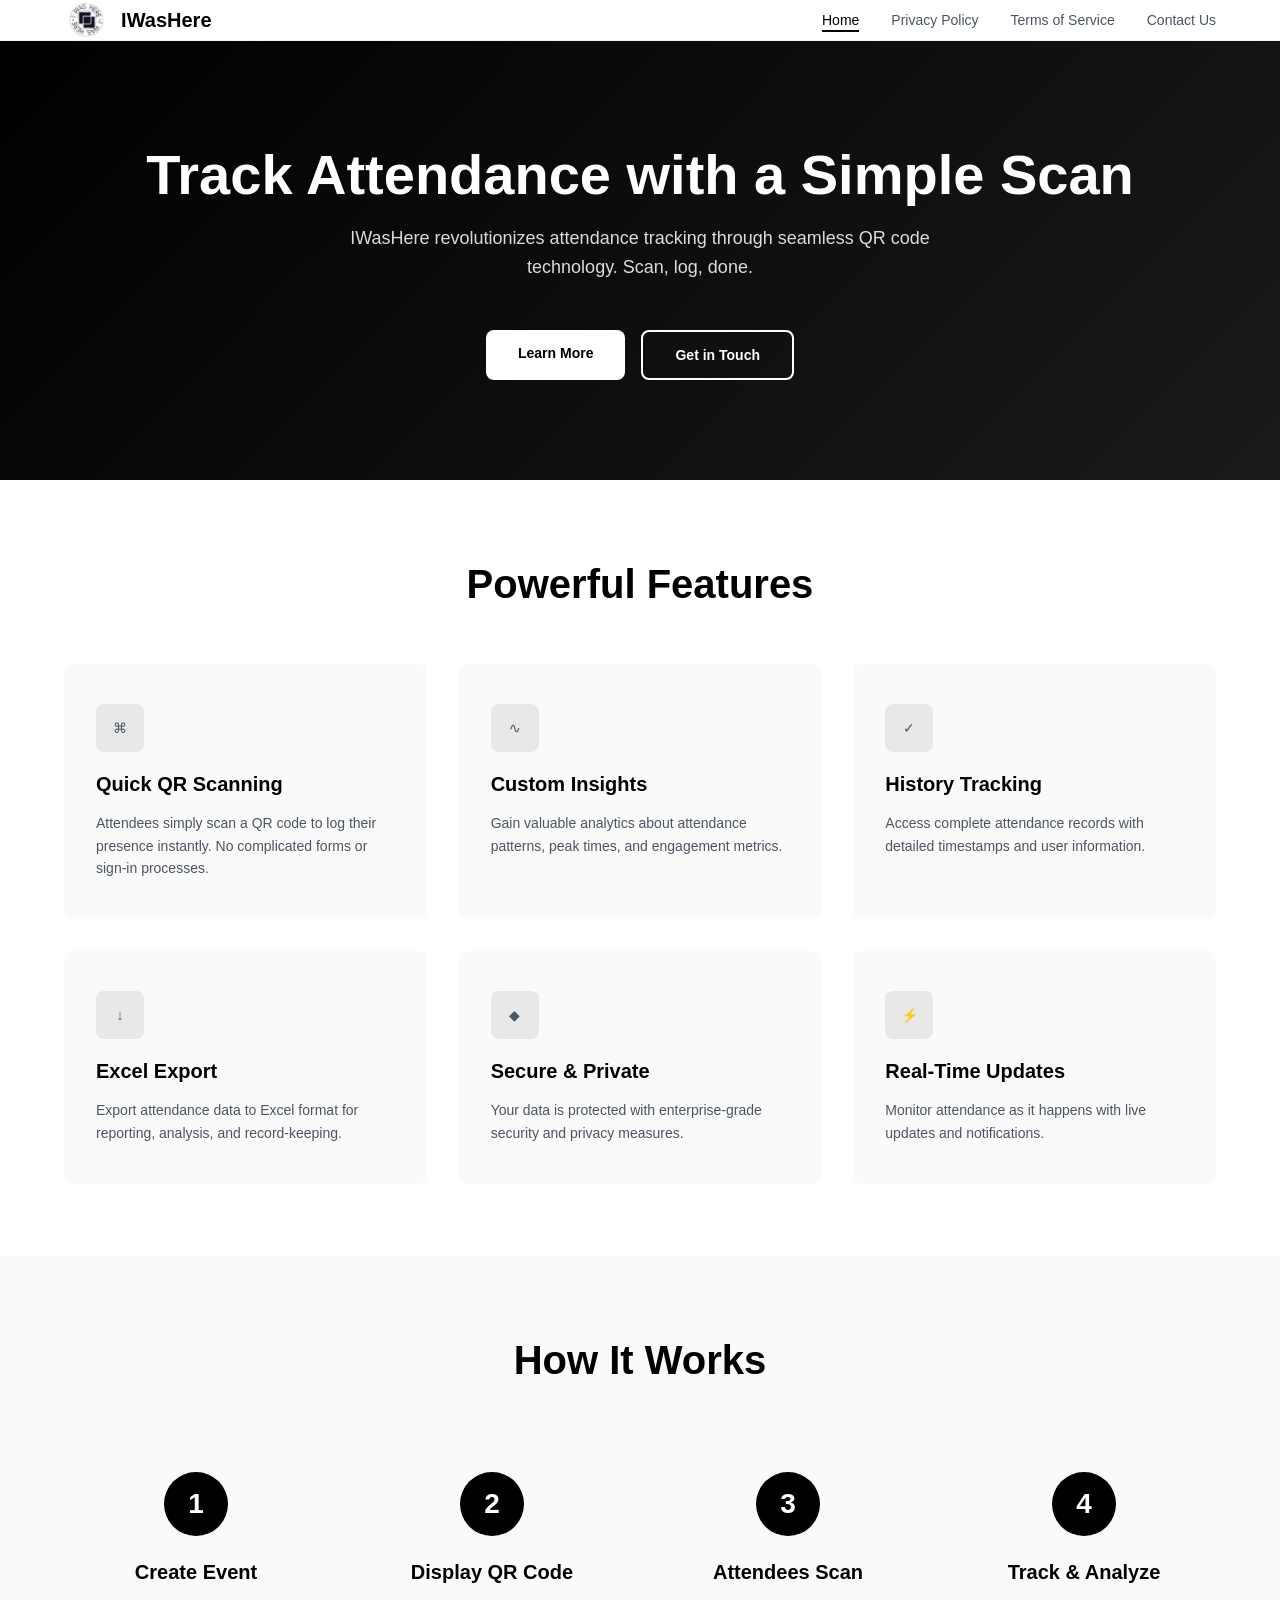
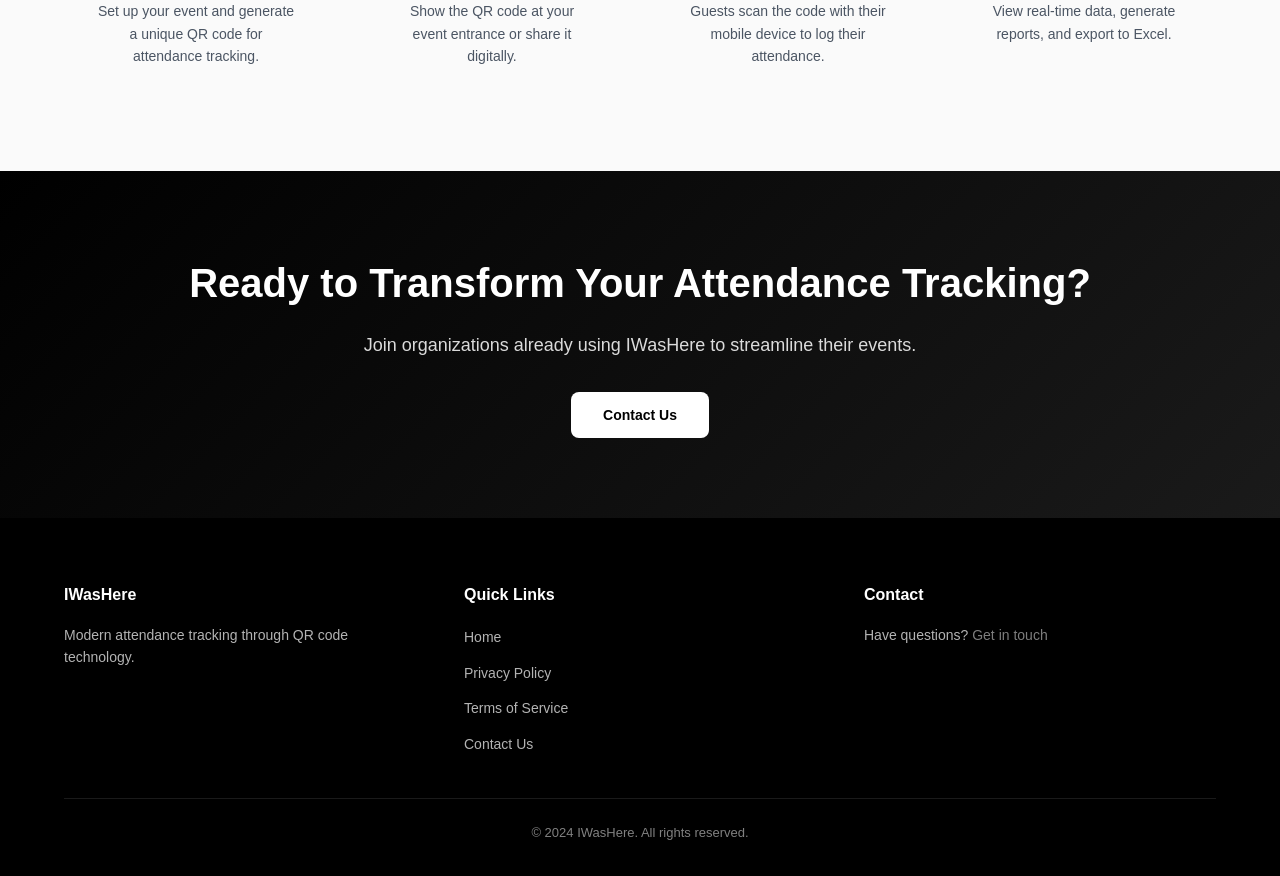
<file: index.html>
<!DOCTYPE html>
<html lang="en">
<head>
    <meta charset="UTF-8">
    <meta name="viewport" content="width=device-width, initial-scale=1.0">
    <title>IWasHere - QR Code Attendance Tracking</title>
    <link rel="stylesheet" href="app.css">
</head>
<body>
    <header>
        <nav class="container">
            <div class="logo">
                <img src="public/iwashere_logo_transparent.png" alt="IWasHere Logo" style="height: 40px;">
                <span class="brand-name">IWasHere</span>
            </div>
            <ul class="nav-links">
                <li><a href="index.html" class="active">Home</a></li>
                <li><a href="privacy.html">Privacy Policy</a></li>
                <li><a href="terms.html">Terms of Service</a></li>
                <li><a href="contact.html">Contact Us</a></li>
            </ul>
        </nav>
    </header>

    <main>
        <section class="hero">
            <div class="container">
                <h1>Track Attendance with a Simple Scan</h1>
                <p class="hero-subtitle">IWasHere revolutionizes attendance tracking through seamless QR code technology. Scan, log, done.</p>
                <div class="cta-buttons">
                    <a href="#features" class="btn btn-primary">Learn More</a>
                    <a href="contact.html" class="btn btn-secondary">Get in Touch</a>
                </div>
            </div>
        </section>

        <section id="features" class="features">
            <div class="container">
                <h2>Powerful Features</h2>
                <div class="features-grid">
                    <div class="feature-card">
                        <div class="feature-icon">⌘</div>
                        <h3>Quick QR Scanning</h3>
                        <p>Attendees simply scan a QR code to log their presence instantly. No complicated forms or sign-in processes.</p>
                    </div>
                    <div class="feature-card">
                        <div class="feature-icon">∿</div>
                        <h3>Custom Insights</h3>
                        <p>Gain valuable analytics about attendance patterns, peak times, and engagement metrics.</p>
                    </div>
                    <div class="feature-card">
                        <div class="feature-icon">✓</div>
                        <h3>History Tracking</h3>
                        <p>Access complete attendance records with detailed timestamps and user information.</p>
                    </div>
                    <div class="feature-card">
                        <div class="feature-icon">↓</div>
                        <h3>Excel Export</h3>
                        <p>Export attendance data to Excel format for reporting, analysis, and record-keeping.</p>
                    </div>
                    <div class="feature-card">
                        <div class="feature-icon">◆</div>
                        <h3>Secure & Private</h3>
                        <p>Your data is protected with enterprise-grade security and privacy measures.</p>
                    </div>
                    <div class="feature-card">
                        <div class="feature-icon">⚡</div>
                        <h3>Real-Time Updates</h3>
                        <p>Monitor attendance as it happens with live updates and notifications.</p>
                    </div>
                </div>
            </div>
        </section>

        <section class="how-it-works">
            <div class="container">
                <h2>How It Works</h2>
                <div class="steps">
                    <div class="step">
                        <div class="step-number">1</div>
                        <h3>Create Event</h3>
                        <p>Set up your event and generate a unique QR code for attendance tracking.</p>
                    </div>
                    <div class="step">
                        <div class="step-number">2</div>
                        <h3>Display QR Code</h3>
                        <p>Show the QR code at your event entrance or share it digitally.</p>
                    </div>
                    <div class="step">
                        <div class="step-number">3</div>
                        <h3>Attendees Scan</h3>
                        <p>Guests scan the code with their mobile device to log their attendance.</p>
                    </div>
                    <div class="step">
                        <div class="step-number">4</div>
                        <h3>Track & Analyze</h3>
                        <p>View real-time data, generate reports, and export to Excel.</p>
                    </div>
                </div>
            </div>
        </section>

        <section class="cta-section">
            <div class="container">
                <h2>Ready to Transform Your Attendance Tracking?</h2>
                <p>Join organizations already using IWasHere to streamline their events.</p>
                <a href="contact.html" class="btn btn-primary">Contact Us</a>
            </div>
        </section>
    </main>

    <footer>
        <div class="container">
            <div class="footer-content">
                <div class="footer-section">
                    <h4>IWasHere</h4>
                    <p>Modern attendance tracking through QR code technology.</p>
                </div>
                <div class="footer-section">
                    <h4>Quick Links</h4>
                    <ul>
                        <li><a href="index.html">Home</a></li>
                        <li><a href="privacy.html">Privacy Policy</a></li>
                        <li><a href="terms.html">Terms of Service</a></li>
                        <li><a href="contact.html">Contact Us</a></li>
                    </ul>
                </div>
                <div class="footer-section">
                    <h4>Contact</h4>
                    <p>Have questions? <a href="contact.html">Get in touch</a></p>
                </div>
            </div>
            <div class="footer-bottom">
                <p>&copy; 2024 IWasHere. All rights reserved.</p>
            </div>
        </div>
    </footer>
</body>
</html>
</file>
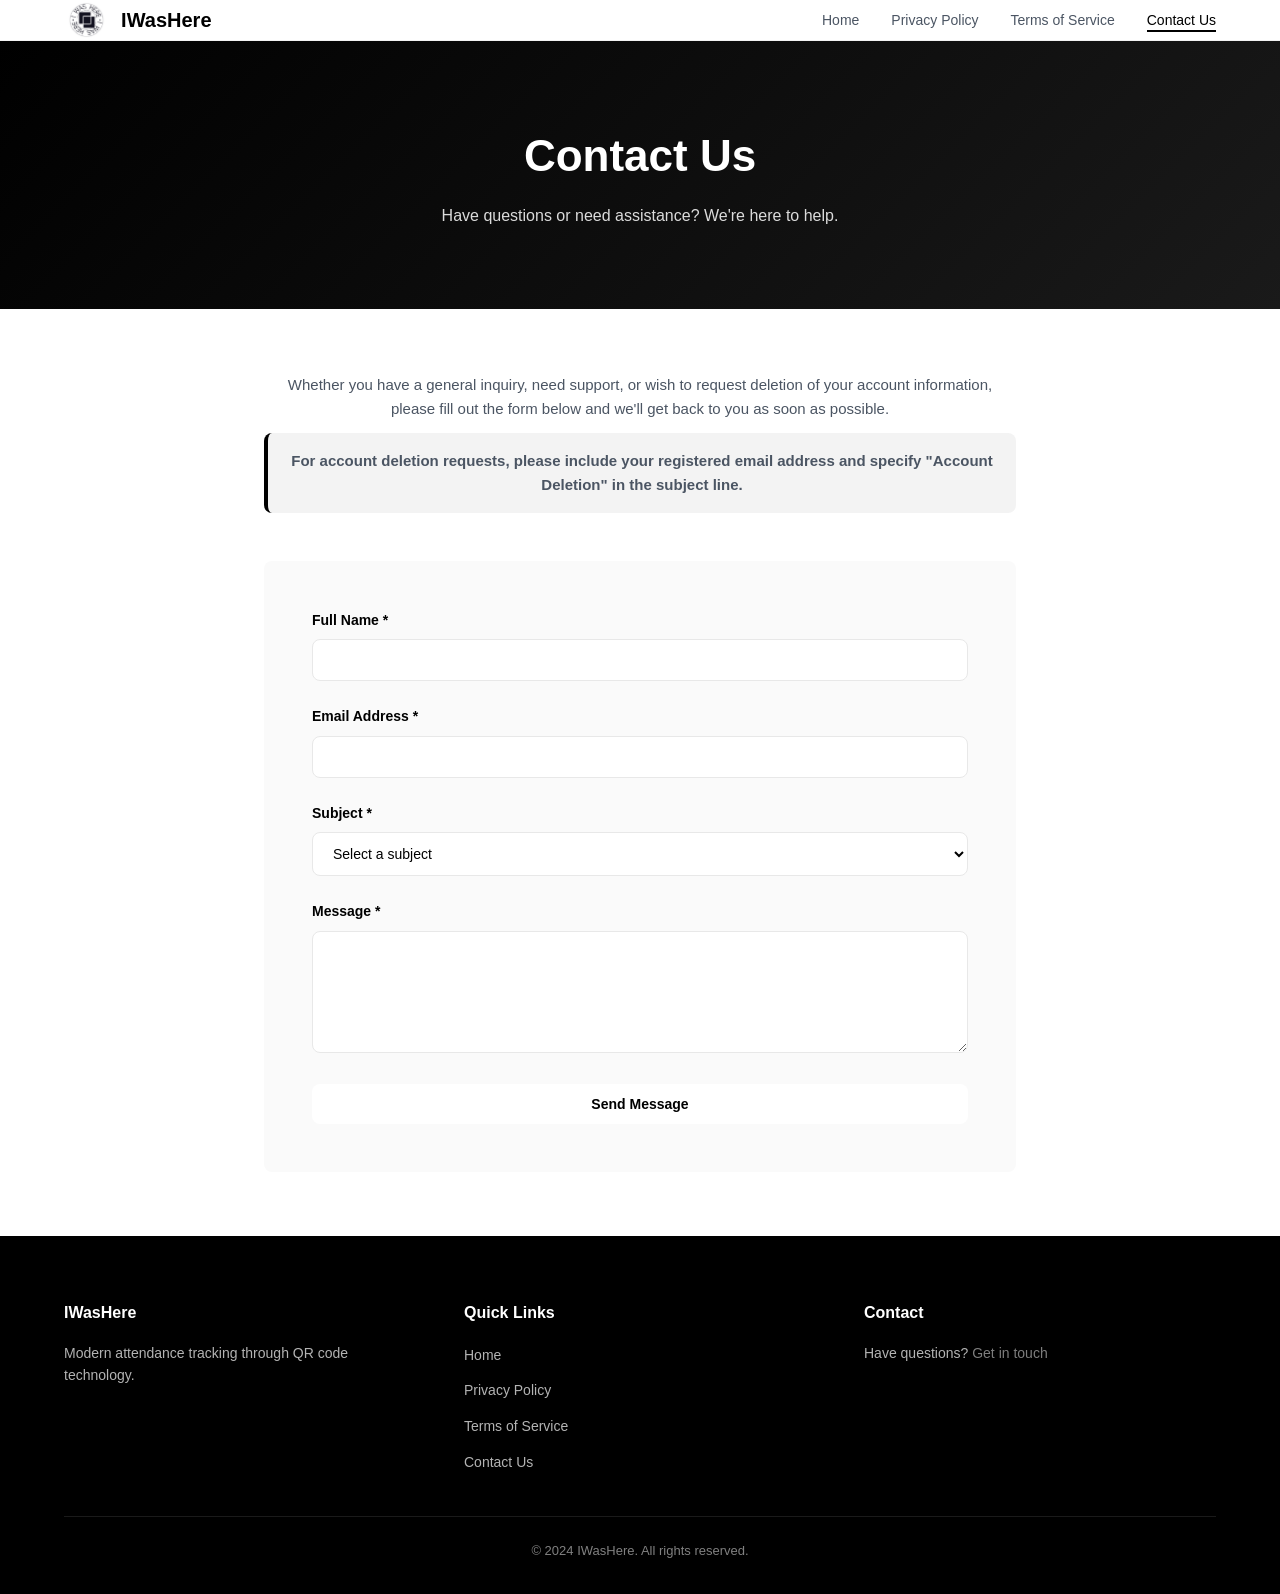
<file: contact.html>
<!DOCTYPE html>
<html lang="en">
<head>
    <meta charset="UTF-8">
    <meta name="viewport" content="width=device-width, initial-scale=1.0">
    <title>Contact Us - IWasHere</title>
    <link rel="stylesheet" href="app.css">
</head>
<body>
    <header>
        <nav class="container">
            <div class="logo">
                <img src="public/iwashere_logo_transparent.png" alt="IWasHere Logo" style="height: 40px;">
                <span class="brand-name">IWasHere</span>
            </div>
            <ul class="nav-links">
                <li><a href="index.html">Home</a></li>
                <li><a href="privacy.html">Privacy Policy</a></li>
                <li><a href="terms.html">Terms of Service</a></li>
                <li><a href="contact.html" class="active">Contact Us</a></li>
            </ul>
        </nav>
    </header>

    <main>
        <section class="page-header">
            <div class="container">
                <h1>Contact Us</h1>
                <p>Have questions or need assistance? We're here to help.</p>
            </div>
        </section>

        <section class="content-section">
            <div class="container content-narrow">
                <div class="contact-intro">
                    <p>Whether you have a general inquiry, need support, or wish to request deletion of your account information, please fill out the form below and we'll get back to you as soon as possible.</p>
                    <p class="contact-note">For account deletion requests, please include your registered email address and specify "Account Deletion" in the subject line.</p>
                </div>

                <form id="contactForm" class="contact-form">
                    <div class="form-group">
                        <label for="name">Full Name <span class="required">*</span></label>
                        <input type="text" id="name" name="name" required>
                    </div>

                    <div class="form-group">
                        <label for="email">Email Address <span class="required">*</span></label>
                        <input type="email" id="email" name="email" required>
                    </div>

                    <div class="form-group">
                        <label for="subject">Subject <span class="required">*</span></label>
                        <select id="subject" name="subject" required>
                            <option value="">Select a subject</option>
                            <option value="general">General Inquiry</option>
                            <option value="support">Technical Support</option>
                            <option value="account">Account Deletion Request</option>
                            <option value="billing">Billing Question</option>
                            <option value="feedback">Feedback</option>
                            <option value="other">Other</option>
                        </select>
                    </div>

                    <div class="form-group">
                        <label for="message">Message <span class="required">*</span></label>
                        <textarea id="message" name="message" rows="6" required></textarea>
                    </div>

                    <button type="submit" class="btn btn-primary">Send Message</button>
                </form>

                <div id="formMessage" class="form-message" style="display: none;"></div>
            </div>
        </section>
    </main>

    <footer>
        <div class="container">
            <div class="footer-content">
                <div class="footer-section">
                    <h4>IWasHere</h4>
                    <p>Modern attendance tracking through QR code technology.</p>
                </div>
                <div class="footer-section">
                    <h4>Quick Links</h4>
                    <ul>
                        <li><a href="index.html">Home</a></li>
                        <li><a href="privacy.html">Privacy Policy</a></li>
                        <li><a href="terms.html">Terms of Service</a></li>
                        <li><a href="contact.html">Contact Us</a></li>
                    </ul>
                </div>
                <div class="footer-section">
                    <h4>Contact</h4>
                    <p>Have questions? <a href="contact.html">Get in touch</a></p>
                </div>
            </div>
            <div class="footer-bottom">
                <p>&copy; 2024 IWasHere. All rights reserved.</p>
            </div>
        </div>
    </footer>

    <script src="contact.js"></script>
</body>
</html>
</file>
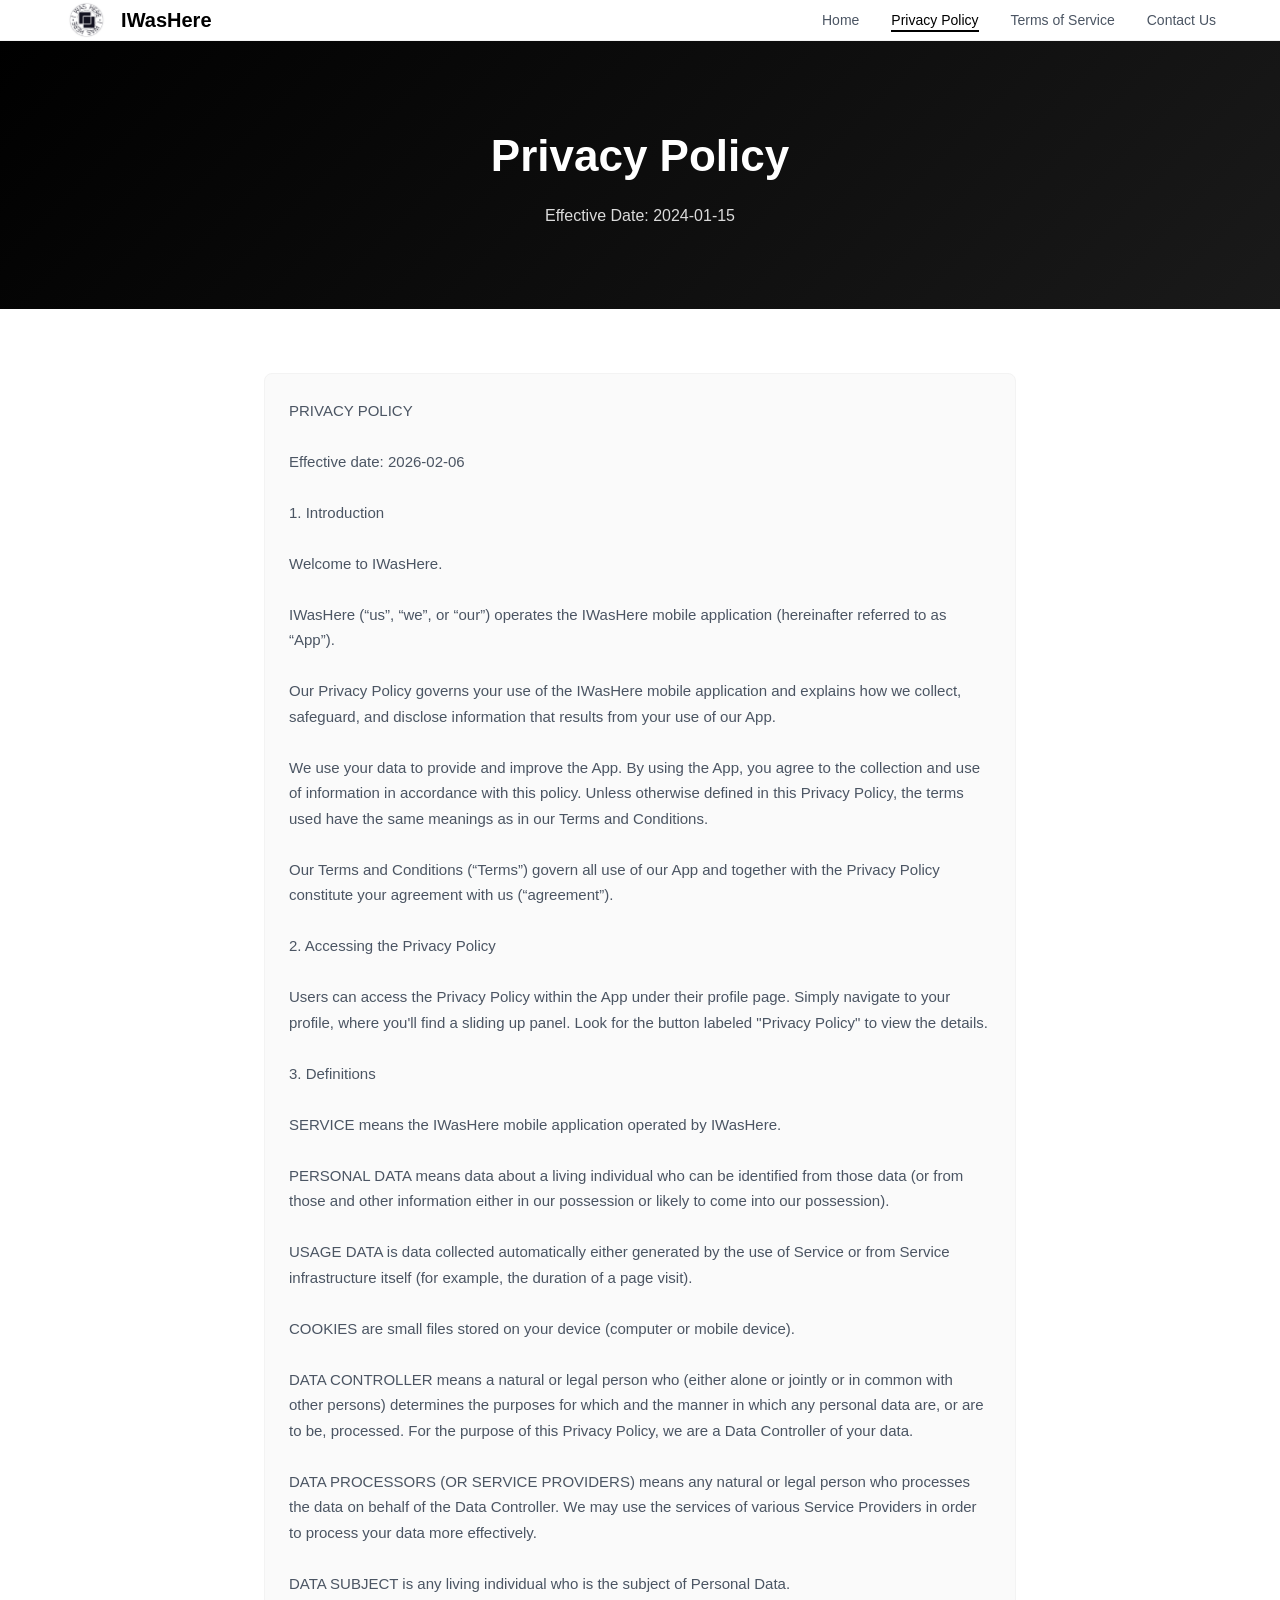
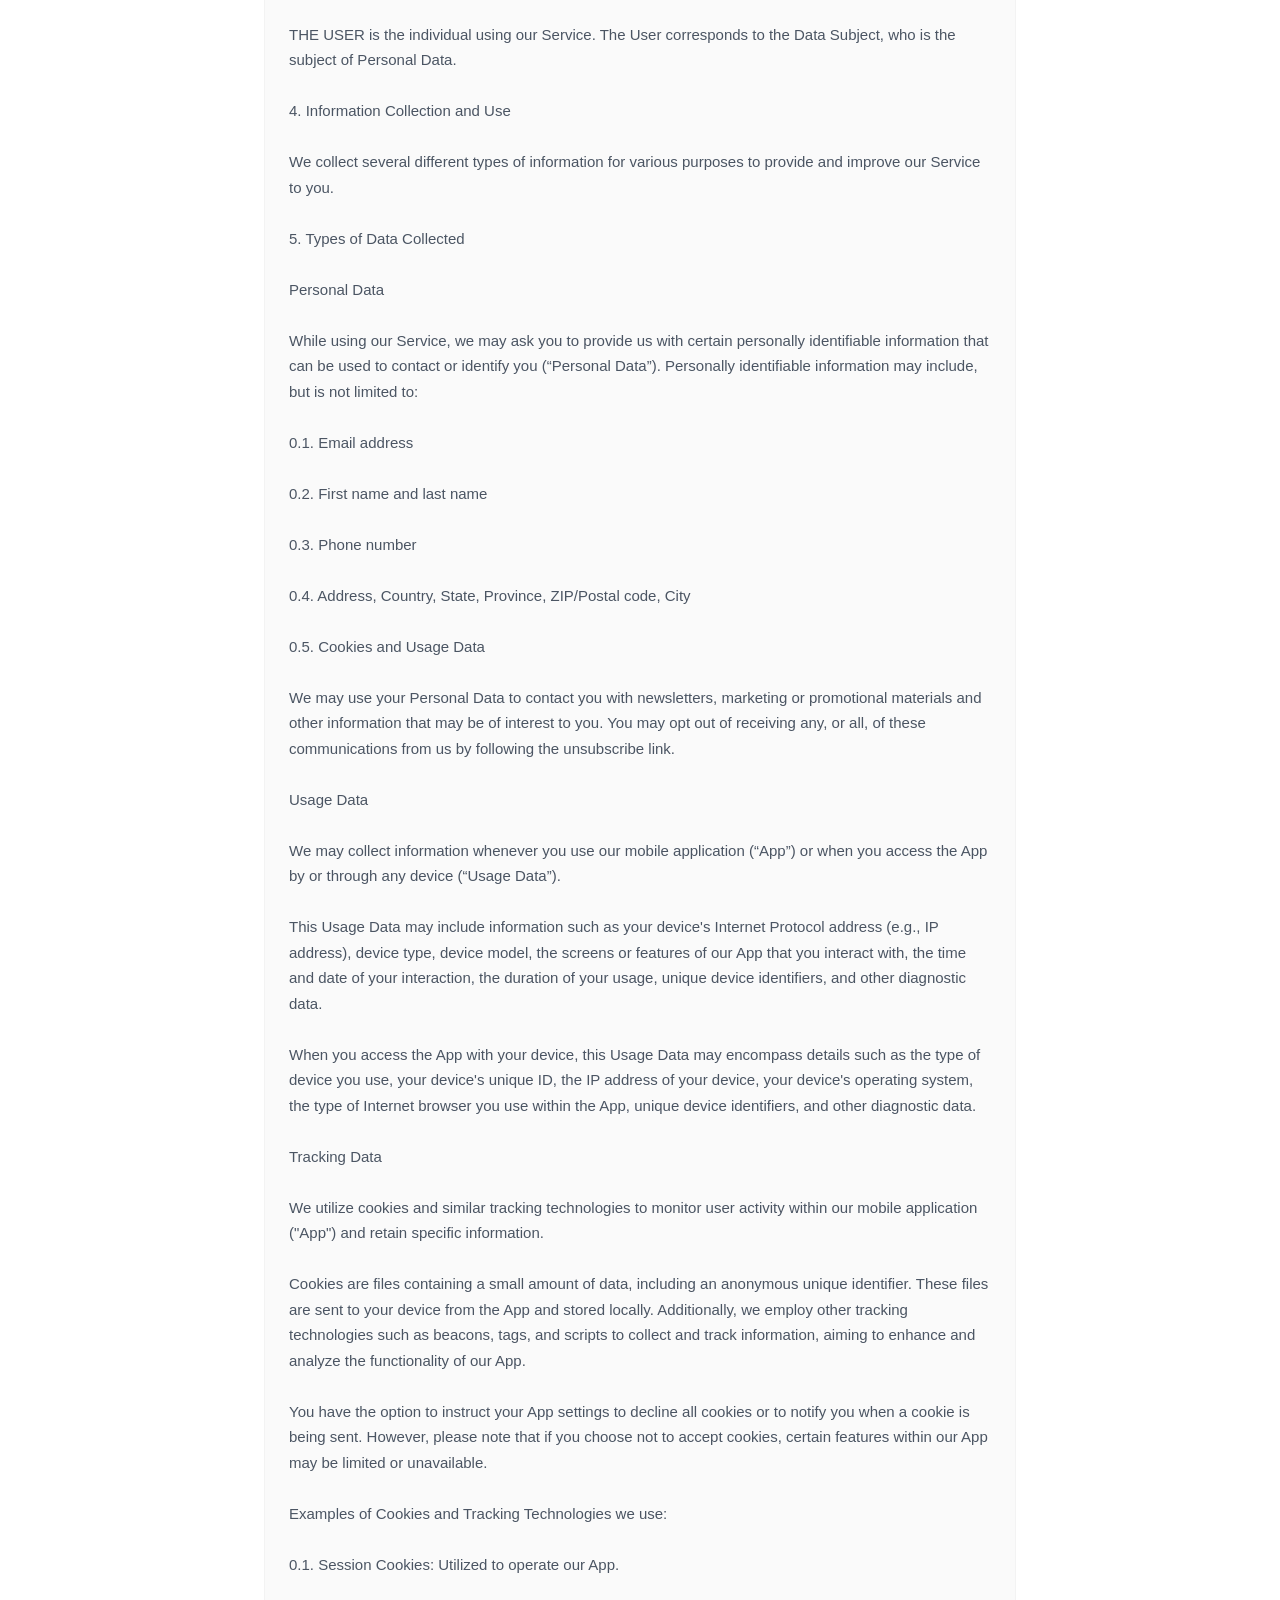
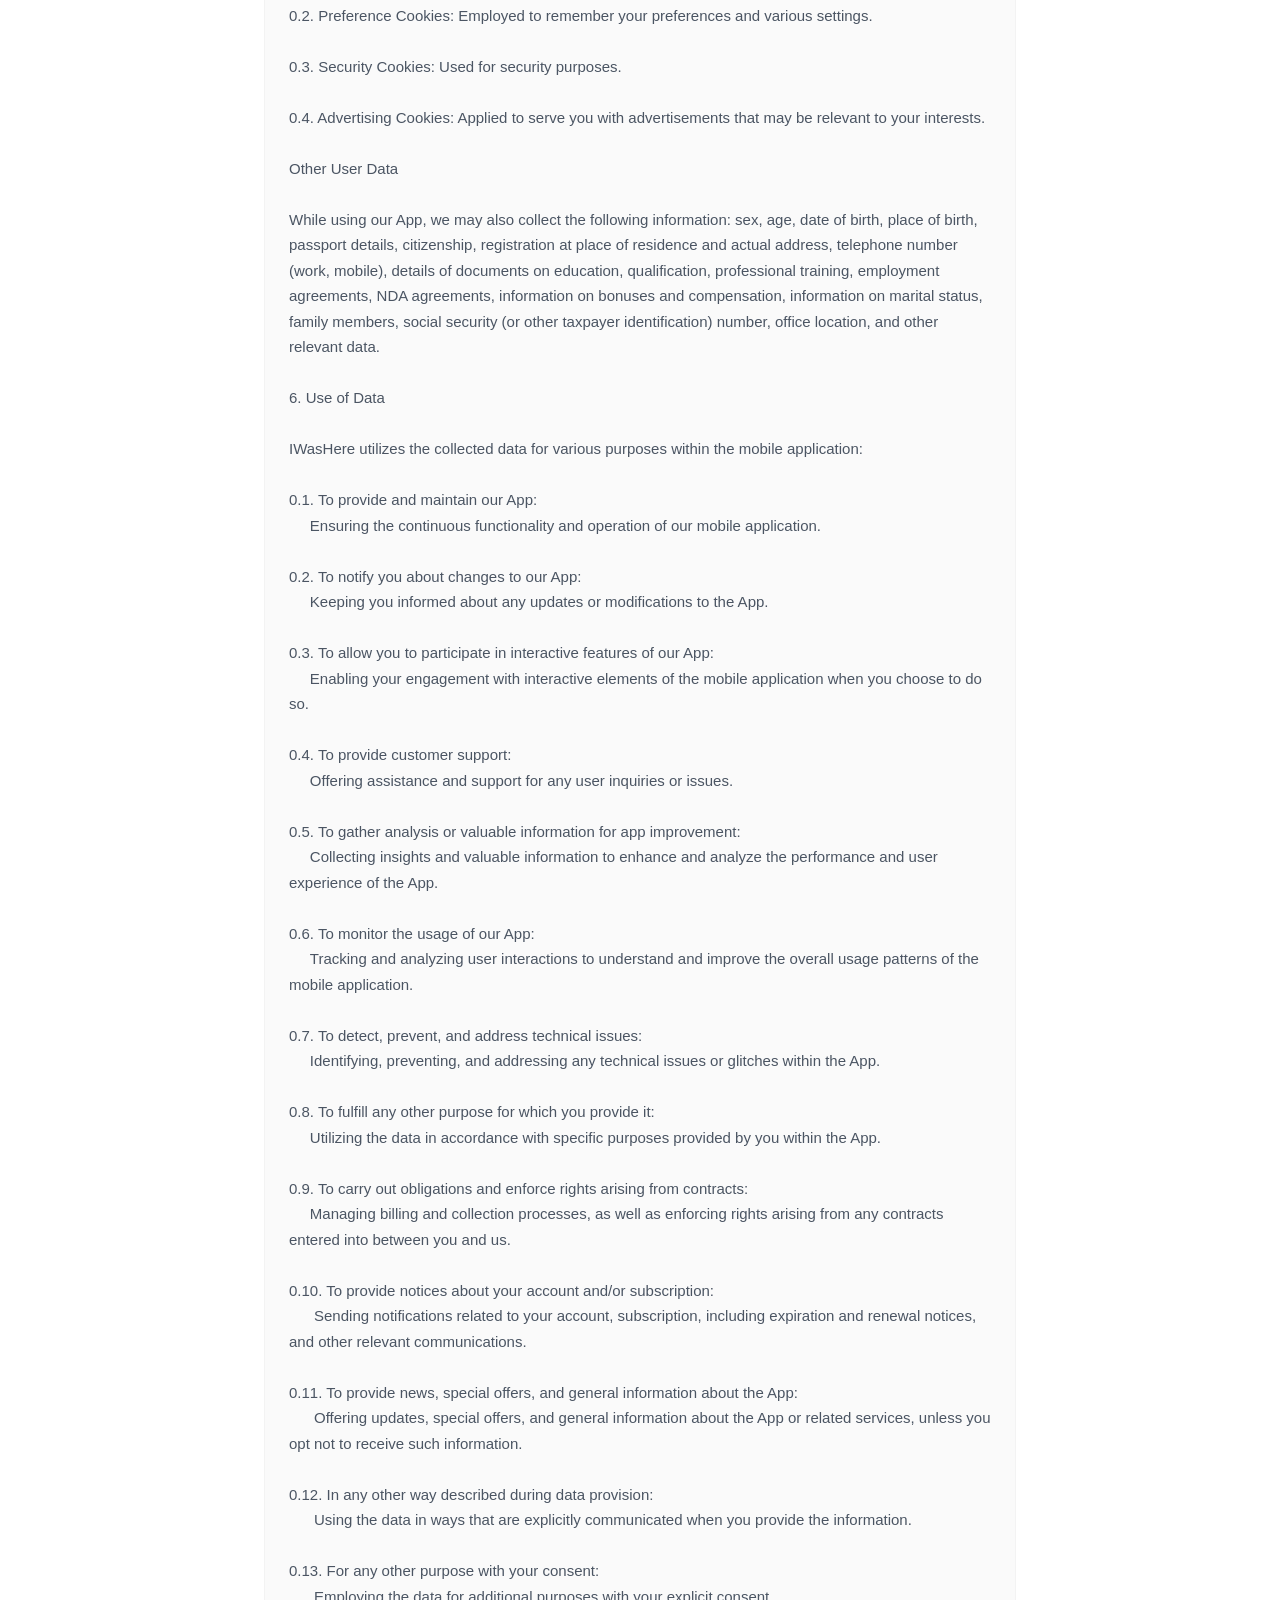
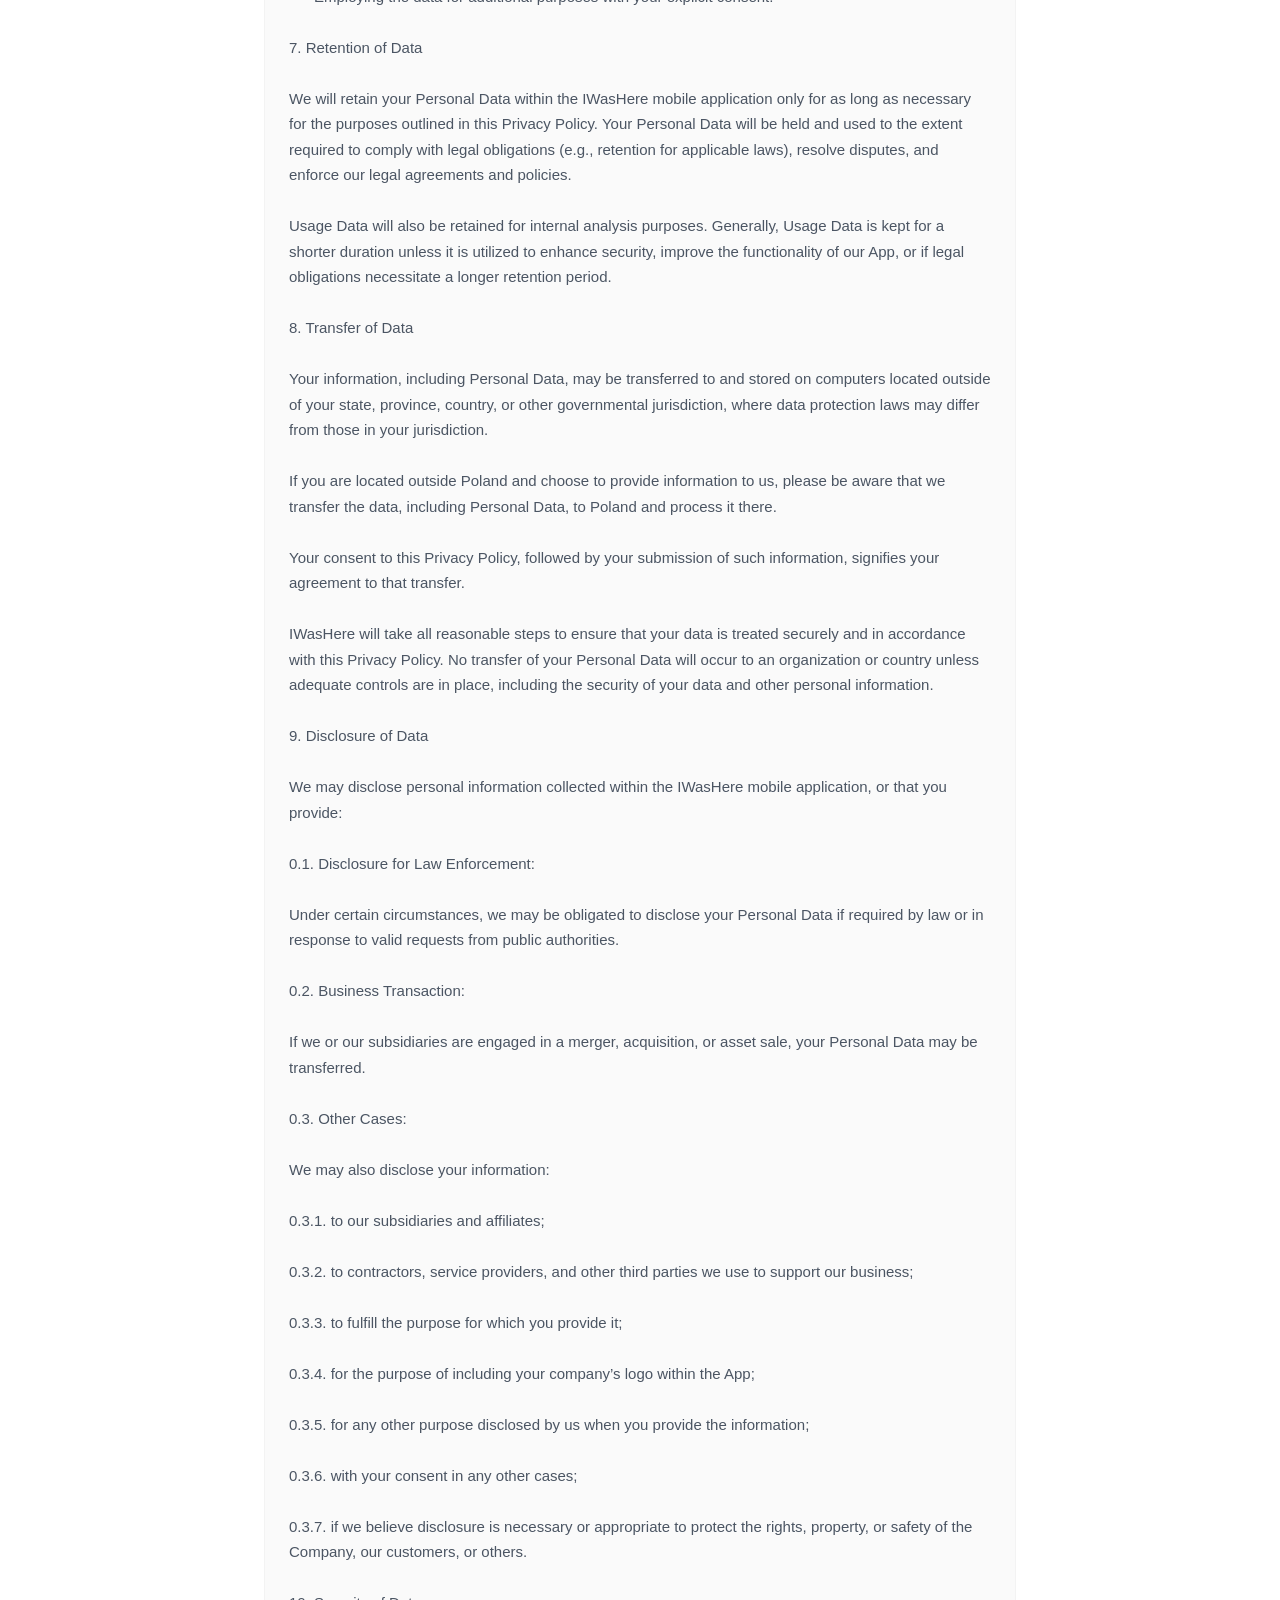
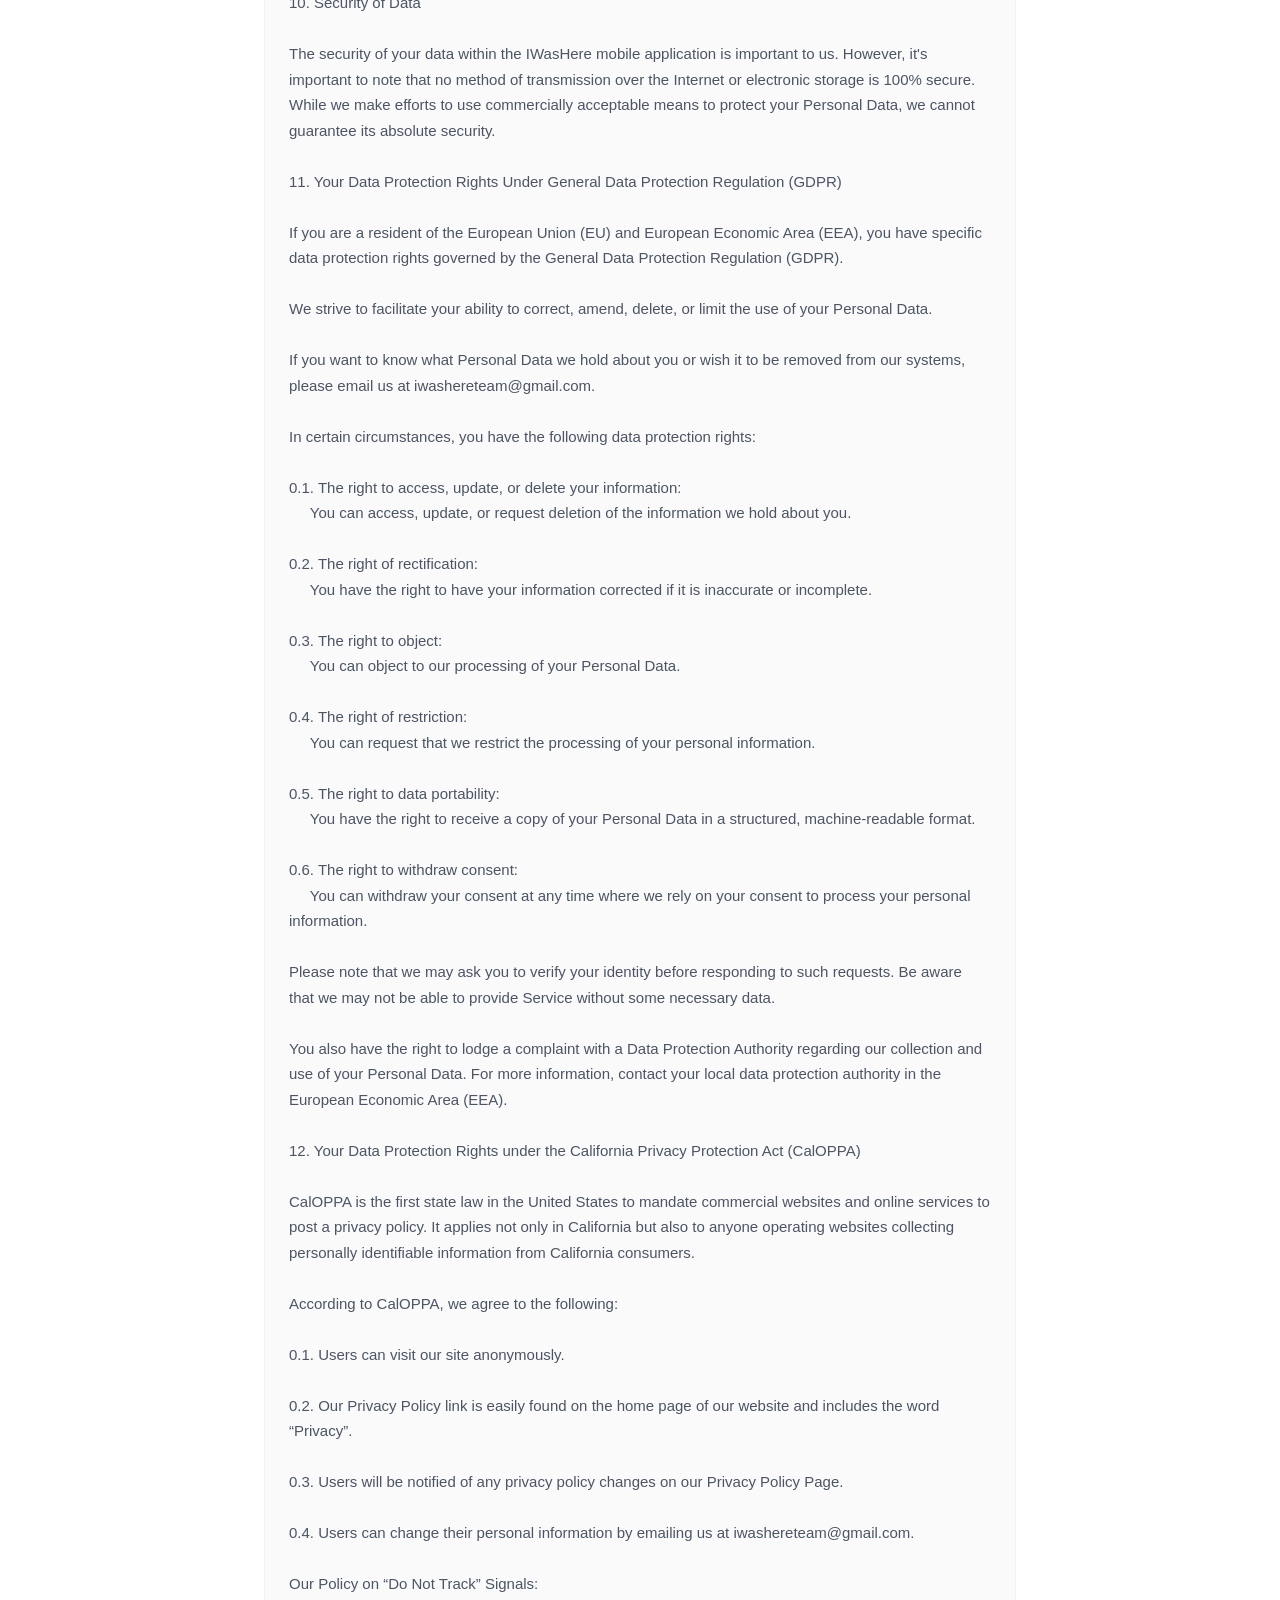
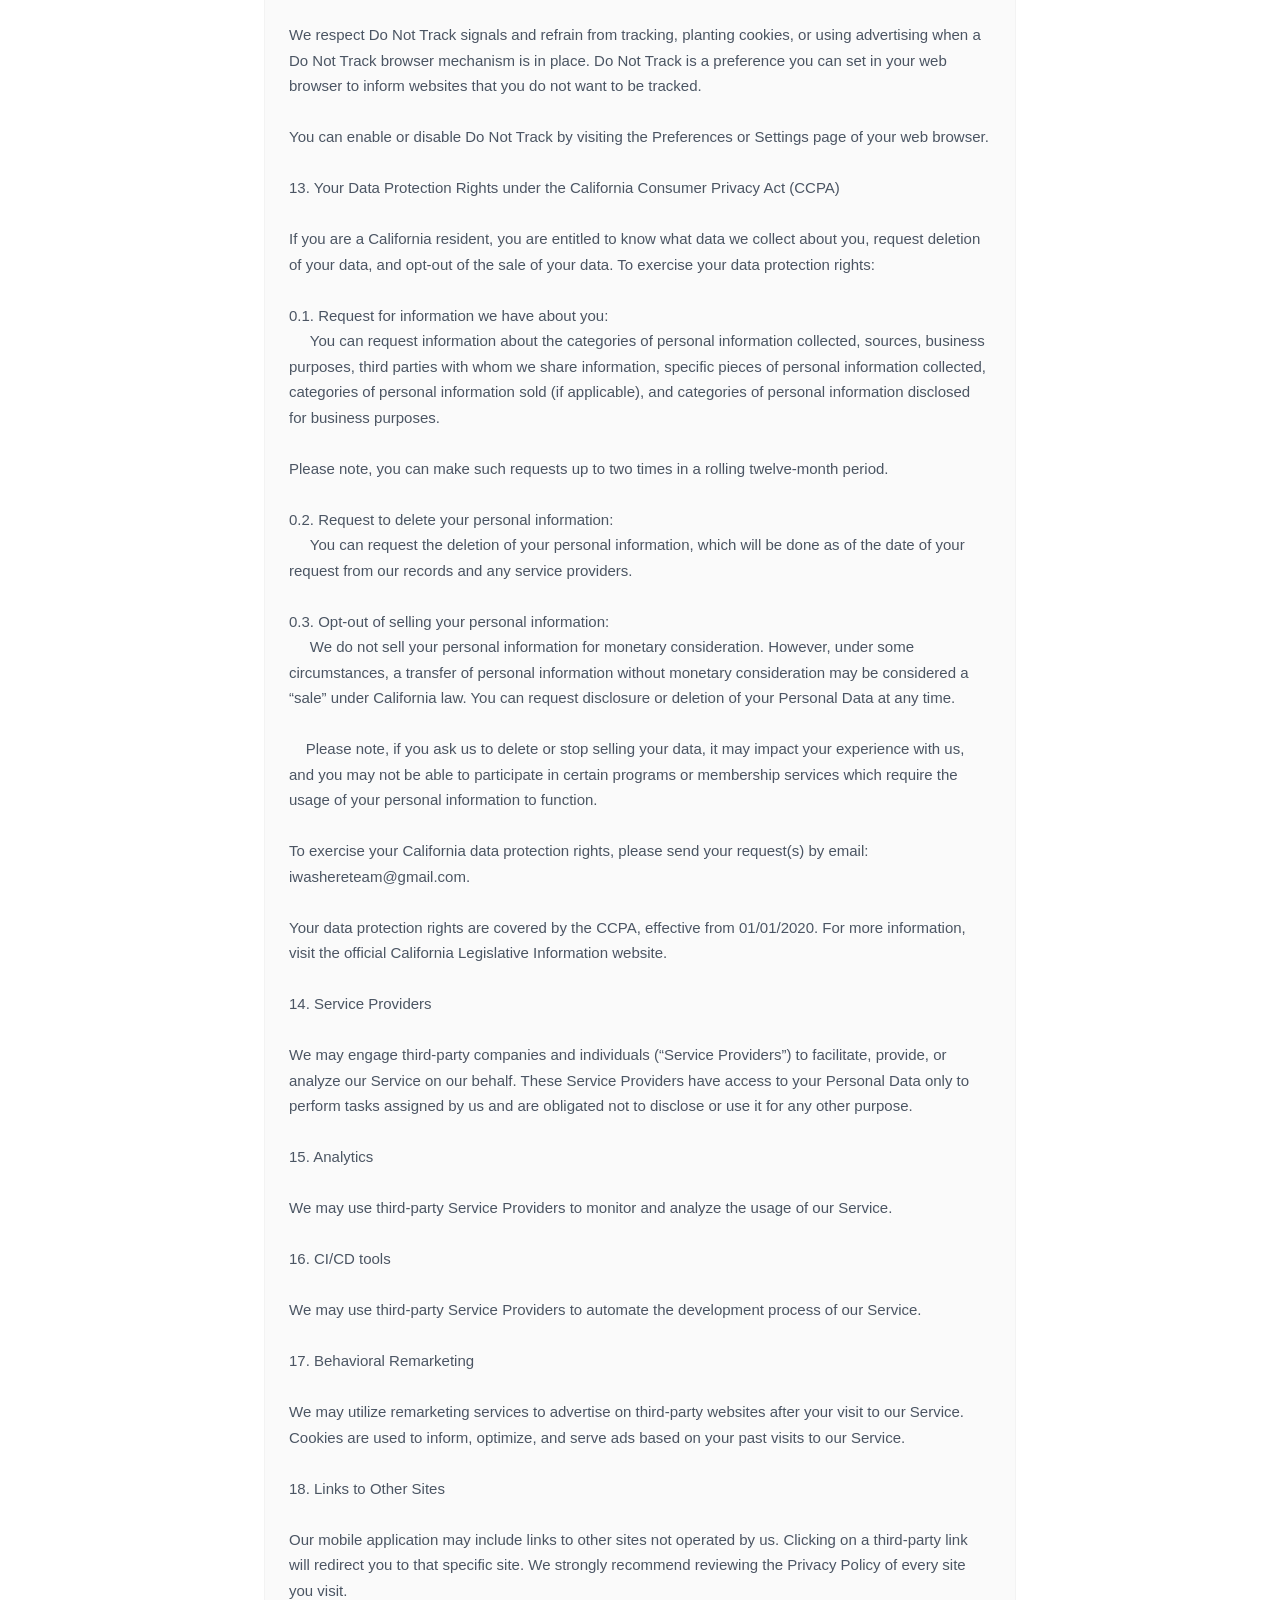
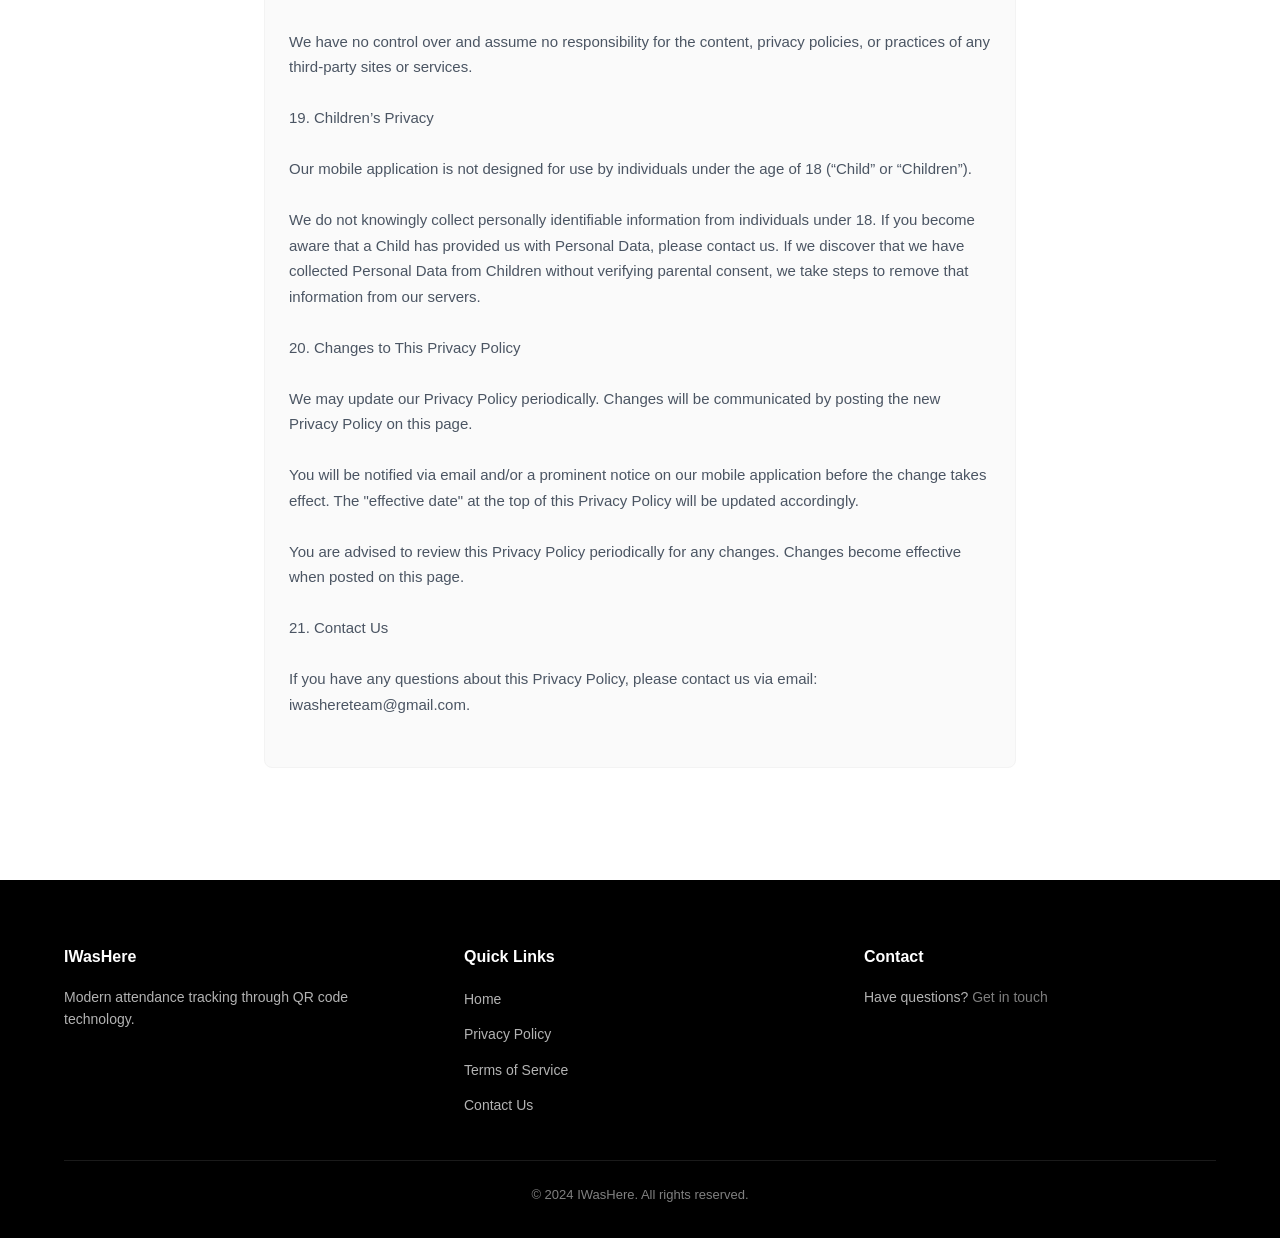
<file: privacy.html>
<!DOCTYPE html>
<html lang="en">
<head>
    <meta charset="UTF-8">
    <meta name="viewport" content="width=device-width, initial-scale=1.0">
    <title>Privacy Policy - IWasHere</title>
    <link rel="stylesheet" href="app.css">

    <style>
        .policy-pre {
            white-space: pre-wrap;
            word-break: break-word;
            font-family: inherit;
            font-size: 15px;
            line-height: 1.7;
            color: var(--color-gray-600);
            background-color: var(--color-gray-50);
            border: 1px solid var(--color-gray-100);
            border-radius: var(--radius);
            padding: 24px;
        }
    </style>
</head>
<body>
    <header>
        <nav class="container">
            <div class="logo">
                <img src="public/iwashere_logo_transparent.png" alt="IWasHere Logo" style="height: 40px;">
                <span class="brand-name">IWasHere</span>
            </div>
            <ul class="nav-links">
                <li><a href="index.html">Home</a></li>
                <li><a href="privacy.html" class="active">Privacy Policy</a></li>
                <li><a href="terms.html">Terms of Service</a></li>
                <li><a href="contact.html">Contact Us</a></li>
            </ul>
        </nav>
    </header>

    <main>
        <section class="page-header">
            <div class="container">
                <h1>Privacy Policy</h1>
                <p class="last-updated">Effective Date: 2024-01-15</p>
            </div>
        </section>

        <section class="content-section">
            <div class="container content-narrow">
<div class="content-block">
    <pre class="policy-pre">PRIVACY POLICY

Effective date: 2026-02-06

1. Introduction

Welcome to IWasHere.

IWasHere (“us”, “we”, or “our”) operates the IWasHere mobile application (hereinafter referred to as “App”).

Our Privacy Policy governs your use of the IWasHere mobile application and explains how we collect, safeguard, and disclose information that results from your use of our App.

We use your data to provide and improve the App. By using the App, you agree to the collection and use of information in accordance with this policy. Unless otherwise defined in this Privacy Policy, the terms used have the same meanings as in our Terms and Conditions.

Our Terms and Conditions (“Terms”) govern all use of our App and together with the Privacy Policy constitute your agreement with us (“agreement”).

2. Accessing the Privacy Policy

Users can access the Privacy Policy within the App under their profile page. Simply navigate to your profile, where you'll find a sliding up panel. Look for the button labeled "Privacy Policy" to view the details.

3. Definitions

SERVICE means the IWasHere mobile application operated by IWasHere.

PERSONAL DATA means data about a living individual who can be identified from those data (or from those and other information either in our possession or likely to come into our possession).

USAGE DATA is data collected automatically either generated by the use of Service or from Service infrastructure itself (for example, the duration of a page visit).

COOKIES are small files stored on your device (computer or mobile device).

DATA CONTROLLER means a natural or legal person who (either alone or jointly or in common with other persons) determines the purposes for which and the manner in which any personal data are, or are to be, processed. For the purpose of this Privacy Policy, we are a Data Controller of your data.

DATA PROCESSORS (OR SERVICE PROVIDERS) means any natural or legal person who processes the data on behalf of the Data Controller. We may use the services of various Service Providers in order to process your data more effectively.

DATA SUBJECT is any living individual who is the subject of Personal Data.

THE USER is the individual using our Service. The User corresponds to the Data Subject, who is the subject of Personal Data.

4. Information Collection and Use

We collect several different types of information for various purposes to provide and improve our Service to you.

5. Types of Data Collected

Personal Data

While using our Service, we may ask you to provide us with certain personally identifiable information that can be used to contact or identify you (“Personal Data”). Personally identifiable information may include, but is not limited to:

0.1. Email address

0.2. First name and last name

0.3. Phone number

0.4. Address, Country, State, Province, ZIP/Postal code, City

0.5. Cookies and Usage Data

We may use your Personal Data to contact you with newsletters, marketing or promotional materials and other information that may be of interest to you. You may opt out of receiving any, or all, of these communications from us by following the unsubscribe link.

Usage Data

We may collect information whenever you use our mobile application (“App”) or when you access the App by or through any device (“Usage Data”).

This Usage Data may include information such as your device's Internet Protocol address (e.g., IP address), device type, device model, the screens or features of our App that you interact with, the time and date of your interaction, the duration of your usage, unique device identifiers, and other diagnostic data.

When you access the App with your device, this Usage Data may encompass details such as the type of device you use, your device's unique ID, the IP address of your device, your device's operating system, the type of Internet browser you use within the App, unique device identifiers, and other diagnostic data.

Tracking Data

We utilize cookies and similar tracking technologies to monitor user activity within our mobile application ("App") and retain specific information.

Cookies are files containing a small amount of data, including an anonymous unique identifier. These files are sent to your device from the App and stored locally. Additionally, we employ other tracking technologies such as beacons, tags, and scripts to collect and track information, aiming to enhance and analyze the functionality of our App.

You have the option to instruct your App settings to decline all cookies or to notify you when a cookie is being sent. However, please note that if you choose not to accept cookies, certain features within our App may be limited or unavailable.

Examples of Cookies and Tracking Technologies we use:

0.1. Session Cookies: Utilized to operate our App.

0.2. Preference Cookies: Employed to remember your preferences and various settings.

0.3. Security Cookies: Used for security purposes.

0.4. Advertising Cookies: Applied to serve you with advertisements that may be relevant to your interests.

Other User Data

While using our App, we may also collect the following information: sex, age, date of birth, place of birth, passport details, citizenship, registration at place of residence and actual address, telephone number (work, mobile), details of documents on education, qualification, professional training, employment agreements, NDA agreements, information on bonuses and compensation, information on marital status, family members, social security (or other taxpayer identification) number, office location, and other relevant data.

6. Use of Data

IWasHere utilizes the collected data for various purposes within the mobile application:

0.1. To provide and maintain our App:
     Ensuring the continuous functionality and operation of our mobile application.

0.2. To notify you about changes to our App:
     Keeping you informed about any updates or modifications to the App.

0.3. To allow you to participate in interactive features of our App:
     Enabling your engagement with interactive elements of the mobile application when you choose to do so.

0.4. To provide customer support:
     Offering assistance and support for any user inquiries or issues.

0.5. To gather analysis or valuable information for app improvement:
     Collecting insights and valuable information to enhance and analyze the performance and user experience of the App.

0.6. To monitor the usage of our App:
     Tracking and analyzing user interactions to understand and improve the overall usage patterns of the mobile application.

0.7. To detect, prevent, and address technical issues:
     Identifying, preventing, and addressing any technical issues or glitches within the App.

0.8. To fulfill any other purpose for which you provide it:
     Utilizing the data in accordance with specific purposes provided by you within the App.

0.9. To carry out obligations and enforce rights arising from contracts:
     Managing billing and collection processes, as well as enforcing rights arising from any contracts entered into between you and us.

0.10. To provide notices about your account and/or subscription:
      Sending notifications related to your account, subscription, including expiration and renewal notices, and other relevant communications.

0.11. To provide news, special offers, and general information about the App:
      Offering updates, special offers, and general information about the App or related services, unless you opt not to receive such information.

0.12. In any other way described during data provision:
      Using the data in ways that are explicitly communicated when you provide the information.

0.13. For any other purpose with your consent:
      Employing the data for additional purposes with your explicit consent.

7. Retention of Data

We will retain your Personal Data within the IWasHere mobile application only for as long as necessary for the purposes outlined in this Privacy Policy. Your Personal Data will be held and used to the extent required to comply with legal obligations (e.g., retention for applicable laws), resolve disputes, and enforce our legal agreements and policies.

Usage Data will also be retained for internal analysis purposes. Generally, Usage Data is kept for a shorter duration unless it is utilized to enhance security, improve the functionality of our App, or if legal obligations necessitate a longer retention period.

8. Transfer of Data

Your information, including Personal Data, may be transferred to and stored on computers located outside of your state, province, country, or other governmental jurisdiction, where data protection laws may differ from those in your jurisdiction.

If you are located outside Poland and choose to provide information to us, please be aware that we transfer the data, including Personal Data, to Poland and process it there.

Your consent to this Privacy Policy, followed by your submission of such information, signifies your agreement to that transfer.

IWasHere will take all reasonable steps to ensure that your data is treated securely and in accordance with this Privacy Policy. No transfer of your Personal Data will occur to an organization or country unless adequate controls are in place, including the security of your data and other personal information.

9. Disclosure of Data

We may disclose personal information collected within the IWasHere mobile application, or that you provide:

0.1. Disclosure for Law Enforcement:

Under certain circumstances, we may be obligated to disclose your Personal Data if required by law or in response to valid requests from public authorities.

0.2. Business Transaction:

If we or our subsidiaries are engaged in a merger, acquisition, or asset sale, your Personal Data may be transferred.

0.3. Other Cases:

We may also disclose your information:

0.3.1. to our subsidiaries and affiliates;

0.3.2. to contractors, service providers, and other third parties we use to support our business;

0.3.3. to fulfill the purpose for which you provide it;

0.3.4. for the purpose of including your company’s logo within the App;

0.3.5. for any other purpose disclosed by us when you provide the information;

0.3.6. with your consent in any other cases;

0.3.7. if we believe disclosure is necessary or appropriate to protect the rights, property, or safety of the Company, our customers, or others.

10. Security of Data

The security of your data within the IWasHere mobile application is important to us. However, it's important to note that no method of transmission over the Internet or electronic storage is 100% secure. While we make efforts to use commercially acceptable means to protect your Personal Data, we cannot guarantee its absolute security.

11. Your Data Protection Rights Under General Data Protection Regulation (GDPR)

If you are a resident of the European Union (EU) and European Economic Area (EEA), you have specific data protection rights governed by the General Data Protection Regulation (GDPR).

We strive to facilitate your ability to correct, amend, delete, or limit the use of your Personal Data.

If you want to know what Personal Data we hold about you or wish it to be removed from our systems, please email us at iwashereteam@gmail.com.

In certain circumstances, you have the following data protection rights:

0.1. The right to access, update, or delete your information:
     You can access, update, or request deletion of the information we hold about you.

0.2. The right of rectification:
     You have the right to have your information corrected if it is inaccurate or incomplete.

0.3. The right to object:
     You can object to our processing of your Personal Data.

0.4. The right of restriction:
     You can request that we restrict the processing of your personal information.

0.5. The right to data portability:
     You have the right to receive a copy of your Personal Data in a structured, machine-readable format.

0.6. The right to withdraw consent:
     You can withdraw your consent at any time where we rely on your consent to process your personal information.

Please note that we may ask you to verify your identity before responding to such requests. Be aware that we may not be able to provide Service without some necessary data.

You also have the right to lodge a complaint with a Data Protection Authority regarding our collection and use of your Personal Data. For more information, contact your local data protection authority in the European Economic Area (EEA).

12. Your Data Protection Rights under the California Privacy Protection Act (CalOPPA)

CalOPPA is the first state law in the United States to mandate commercial websites and online services to post a privacy policy. It applies not only in California but also to anyone operating websites collecting personally identifiable information from California consumers.

According to CalOPPA, we agree to the following:

0.1. Users can visit our site anonymously.

0.2. Our Privacy Policy link is easily found on the home page of our website and includes the word “Privacy”.

0.3. Users will be notified of any privacy policy changes on our Privacy Policy Page.

0.4. Users can change their personal information by emailing us at iwashereteam@gmail.com.

Our Policy on “Do Not Track” Signals:

We respect Do Not Track signals and refrain from tracking, planting cookies, or using advertising when a Do Not Track browser mechanism is in place. Do Not Track is a preference you can set in your web browser to inform websites that you do not want to be tracked.

You can enable or disable Do Not Track by visiting the Preferences or Settings page of your web browser.

13. Your Data Protection Rights under the California Consumer Privacy Act (CCPA)

If you are a California resident, you are entitled to know what data we collect about you, request deletion of your data, and opt-out of the sale of your data. To exercise your data protection rights:

0.1. Request for information we have about you:
     You can request information about the categories of personal information collected, sources, business purposes, third parties with whom we share information, specific pieces of personal information collected, categories of personal information sold (if applicable), and categories of personal information disclosed for business purposes.

Please note, you can make such requests up to two times in a rolling twelve-month period.

0.2. Request to delete your personal information:
     You can request the deletion of your personal information, which will be done as of the date of your request from our records and any service providers.

0.3. Opt-out of selling your personal information:
     We do not sell your personal information for monetary consideration. However, under some circumstances, a transfer of personal information without monetary consideration may be considered a “sale” under California law. You can request disclosure or deletion of your Personal Data at any time.
    
    Please note, if you ask us to delete or stop selling your data, it may impact your experience with us, and you may not be able to participate in certain programs or membership services which require the usage of your personal information to function.

To exercise your California data protection rights, please send your request(s) by email: iwashereteam@gmail.com.

Your data protection rights are covered by the CCPA, effective from 01/01/2020. For more information, visit the official California Legislative Information website.

14. Service Providers

We may engage third-party companies and individuals (“Service Providers”) to facilitate, provide, or analyze our Service on our behalf. These Service Providers have access to your Personal Data only to perform tasks assigned by us and are obligated not to disclose or use it for any other purpose.

15. Analytics

We may use third-party Service Providers to monitor and analyze the usage of our Service.

16. CI/CD tools

We may use third-party Service Providers to automate the development process of our Service.

17. Behavioral Remarketing

We may utilize remarketing services to advertise on third-party websites after your visit to our Service. Cookies are used to inform, optimize, and serve ads based on your past visits to our Service.

18. Links to Other Sites

Our mobile application may include links to other sites not operated by us. Clicking on a third-party link will redirect you to that specific site. We strongly recommend reviewing the Privacy Policy of every site you visit.

We have no control over and assume no responsibility for the content, privacy policies, or practices of any third-party sites or services.

19. Children’s Privacy

Our mobile application is not designed for use by individuals under the age of 18 (“Child” or “Children”).

We do not knowingly collect personally identifiable information from individuals under 18. If you become aware that a Child has provided us with Personal Data, please contact us. If we discover that we have collected Personal Data from Children without verifying parental consent, we take steps to remove that information from our servers.

20. Changes to This Privacy Policy

We may update our Privacy Policy periodically. Changes will be communicated by posting the new Privacy Policy on this page.

You will be notified via email and/or a prominent notice on our mobile application before the change takes effect. The "effective date" at the top of this Privacy Policy will be updated accordingly.

You are advised to review this Privacy Policy periodically for any changes. Changes become effective when posted on this page.

21. Contact Us

If you have any questions about this Privacy Policy, please contact us via email: iwashereteam@gmail.com.

</pre>
</div>
</div>
        </section>
    </main>

    <footer>
        <div class="container">
            <div class="footer-content">
                <div class="footer-section">
                    <h4>IWasHere</h4>
                    <p>Modern attendance tracking through QR code technology.</p>
                </div>
                <div class="footer-section">
                    <h4>Quick Links</h4>
                    <ul>
                        <li><a href="index.html">Home</a></li>
                        <li><a href="privacy.html">Privacy Policy</a></li>
                        <li><a href="terms.html">Terms of Service</a></li>
                        <li><a href="contact.html">Contact Us</a></li>
                    </ul>
                </div>
                <div class="footer-section">
                    <h4>Contact</h4>
                    <p>Have questions? <a href="contact.html">Get in touch</a></p>
                </div>
            </div>
            <div class="footer-bottom">
                <p>&copy; 2024 IWasHere. All rights reserved.</p>
            </div>
        </div>
    </footer>
</body>
</html>
</file>
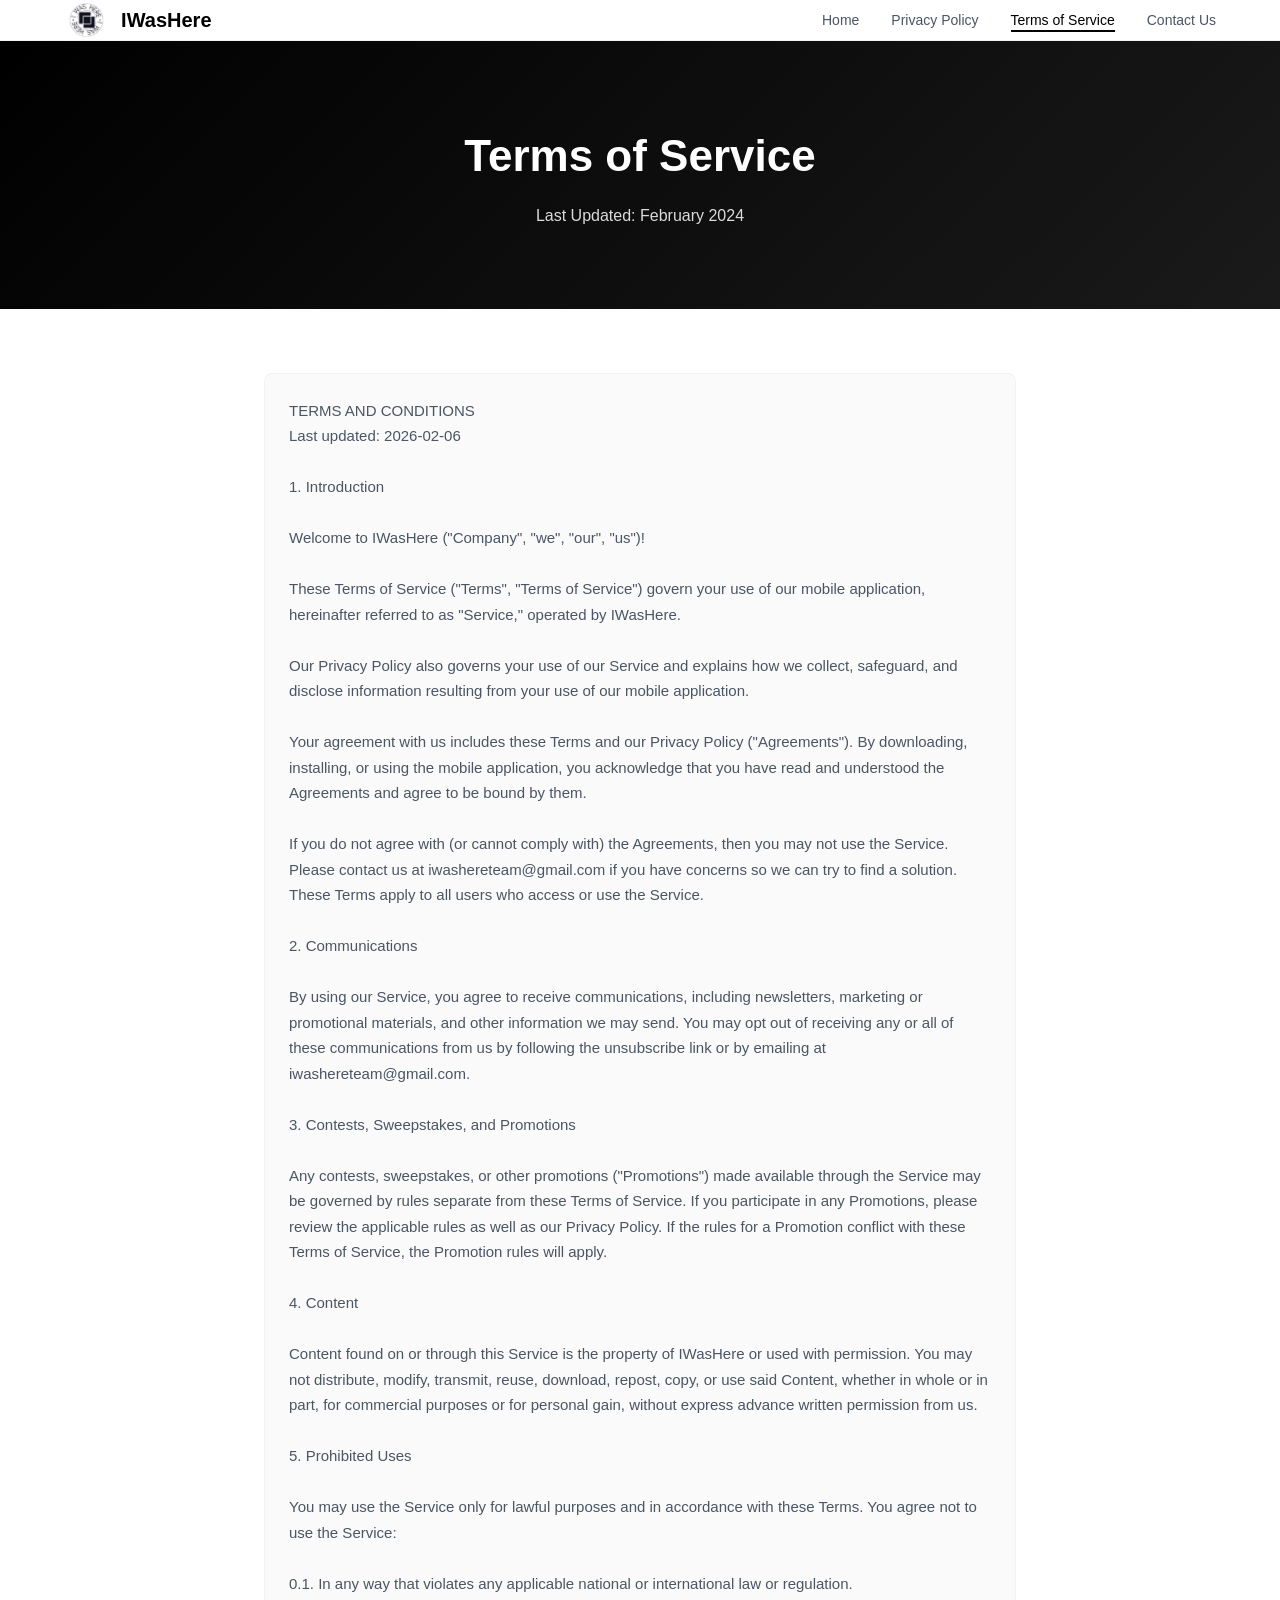
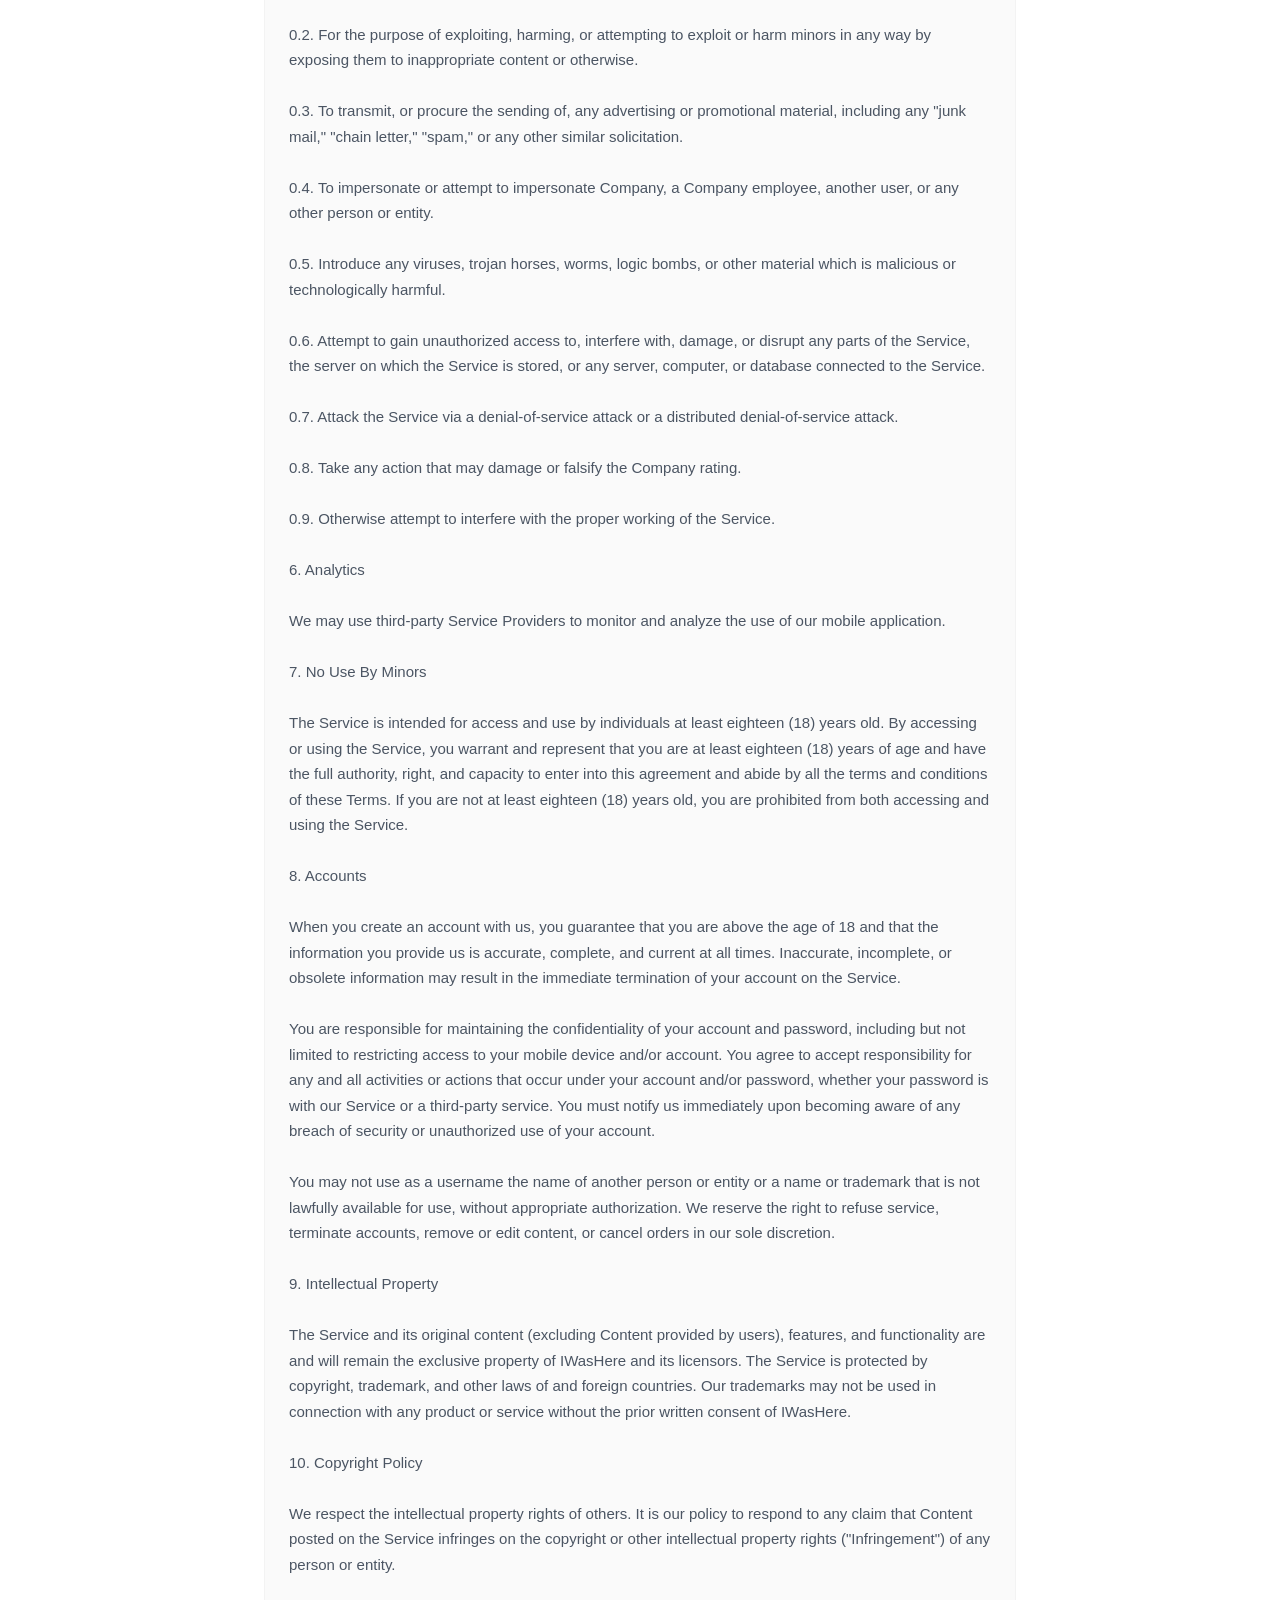
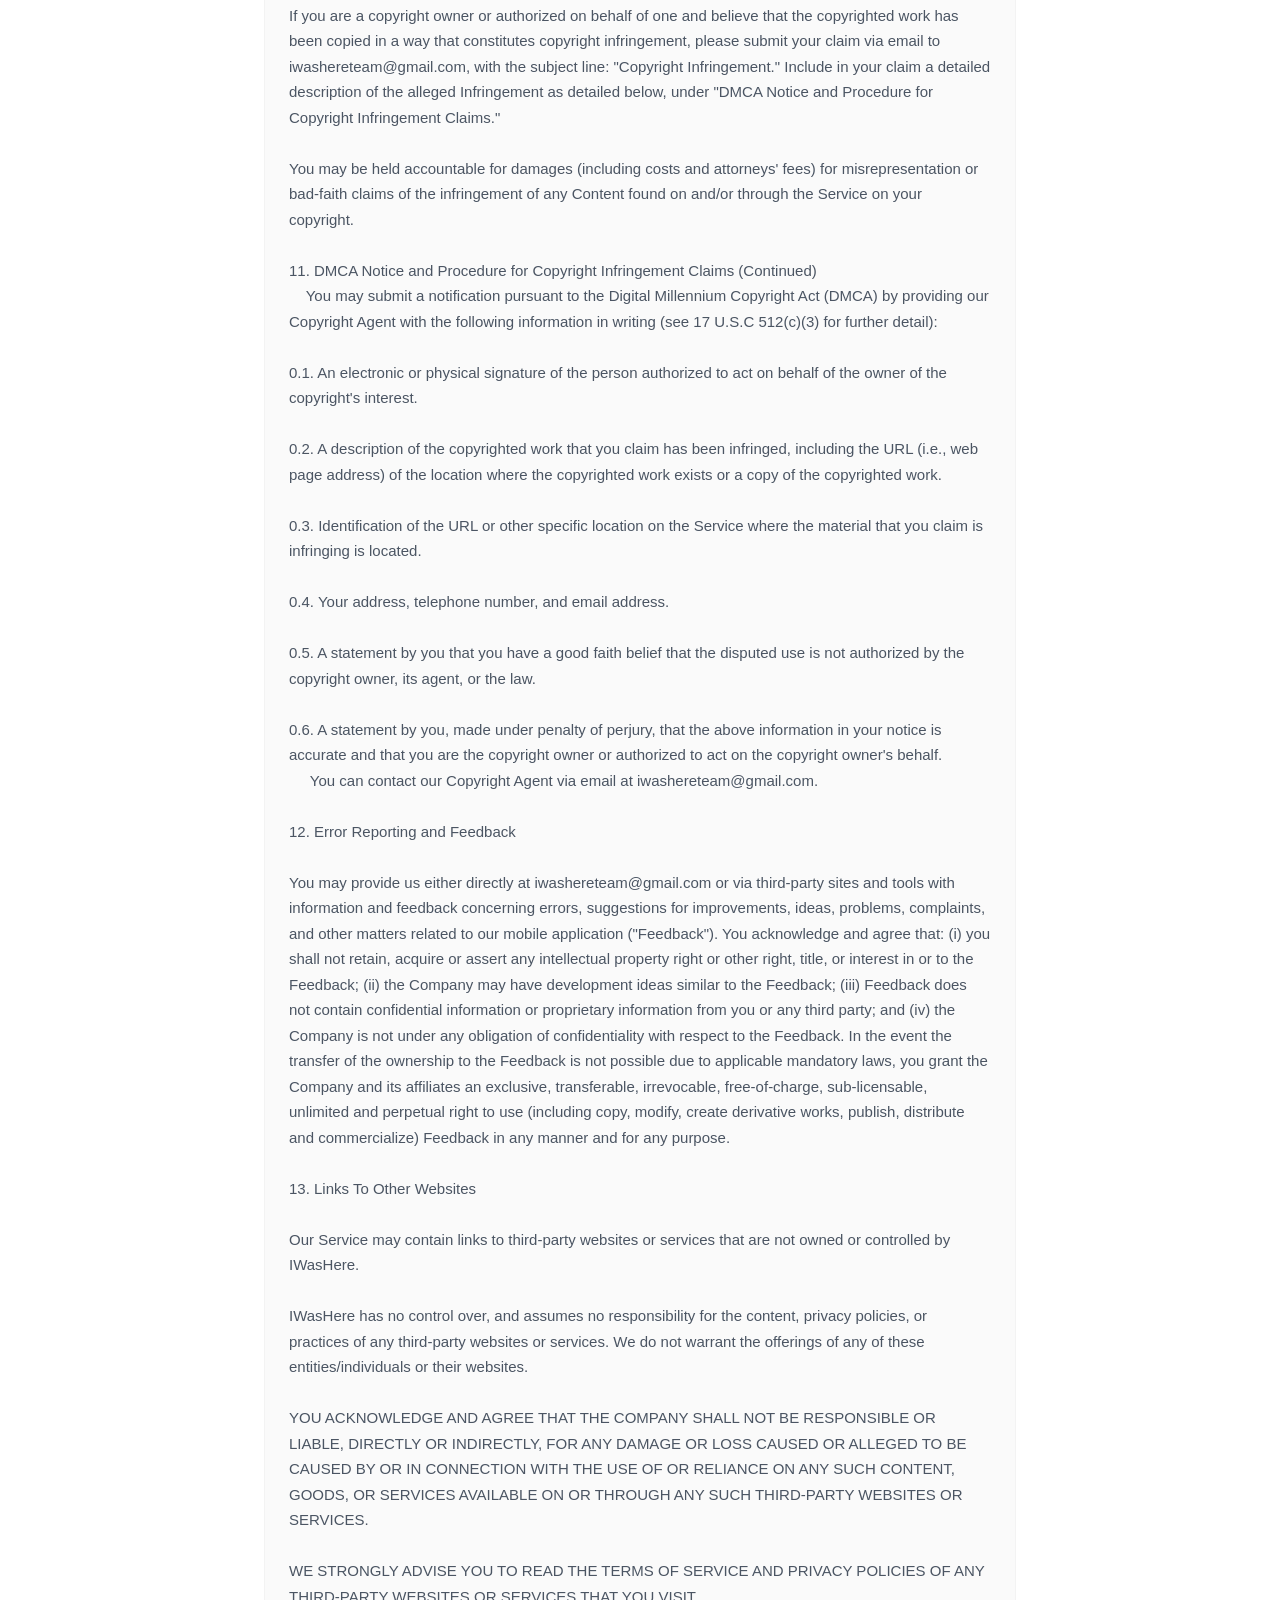
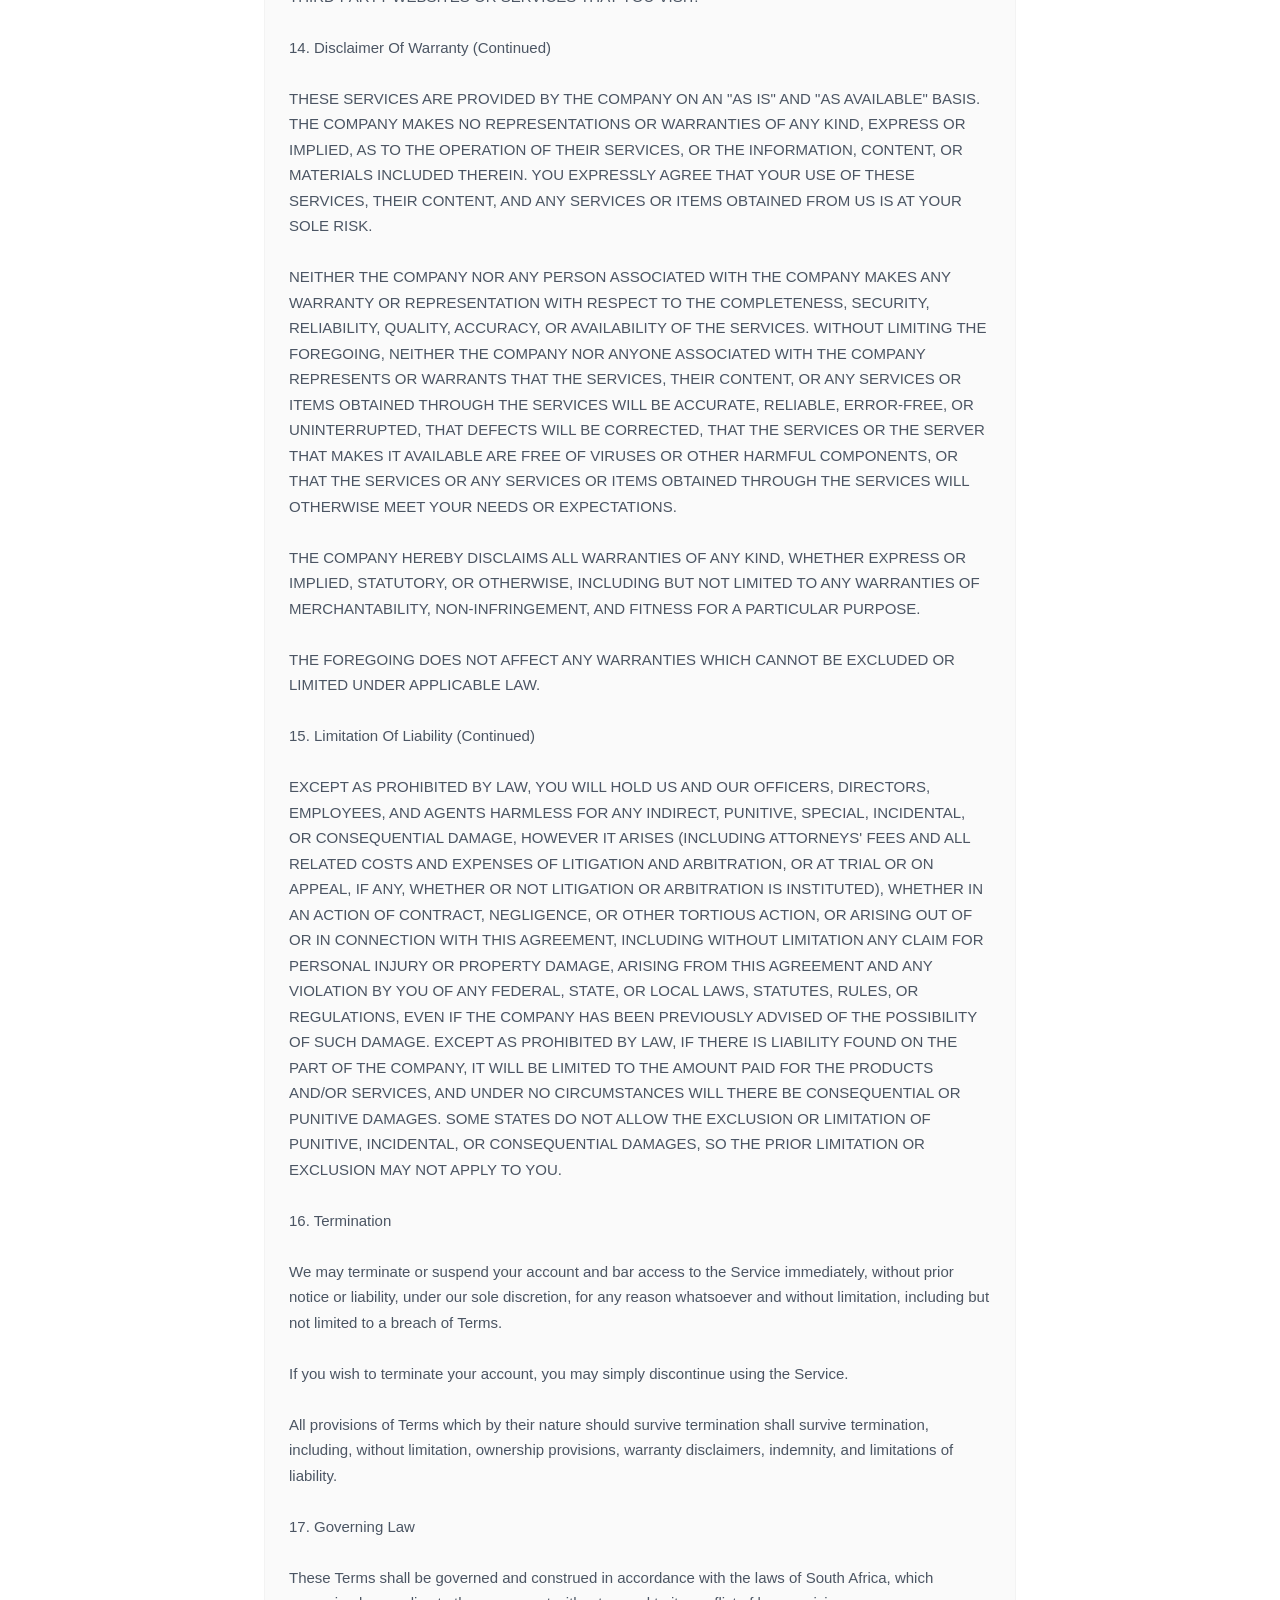
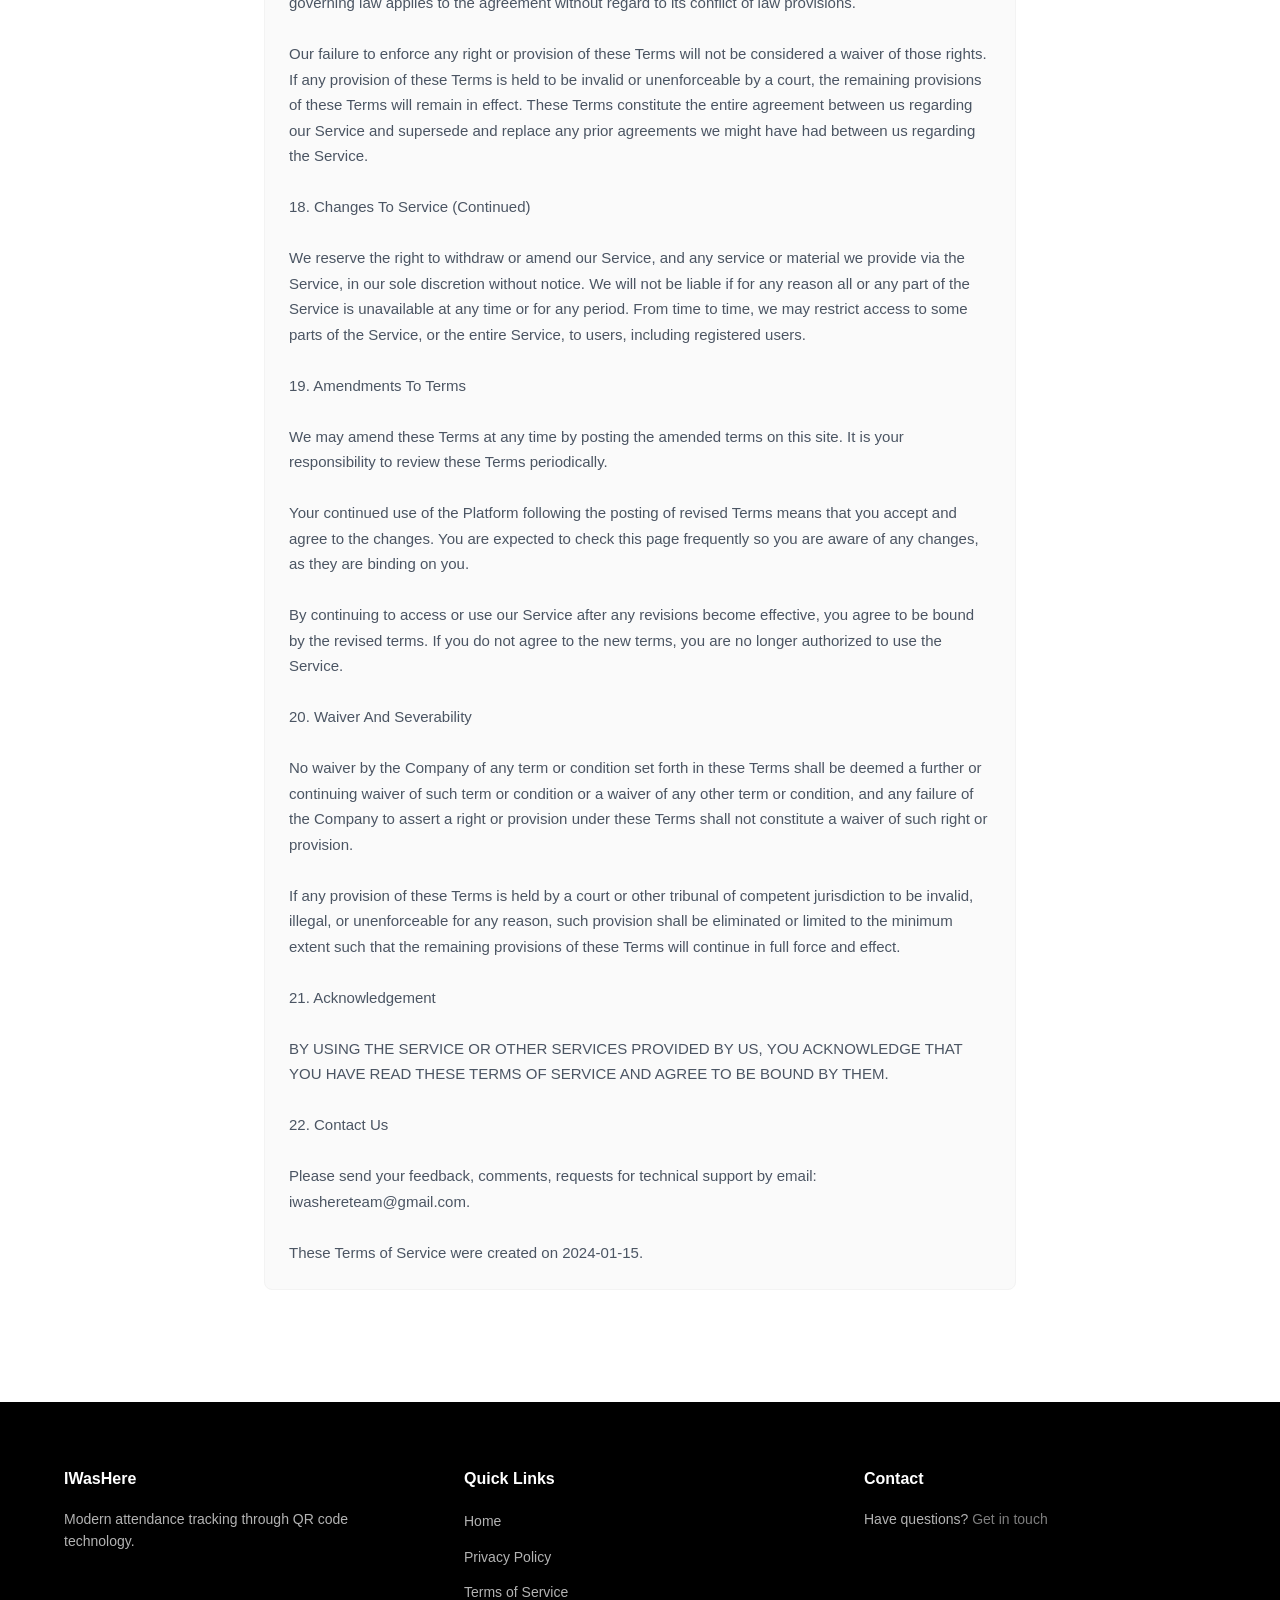
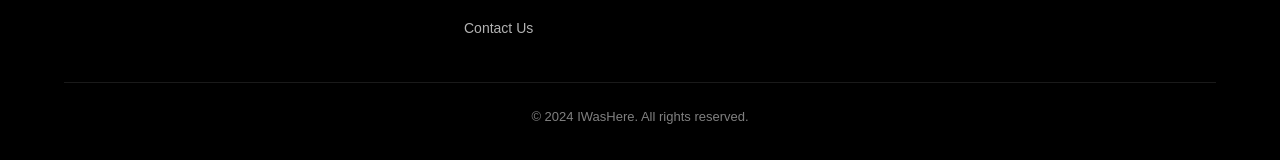
<file: terms.html>
<!DOCTYPE html>
<html lang="en">
<head>
    <meta charset="UTF-8">
    <meta name="viewport" content="width=device-width, initial-scale=1.0">
    <title>Terms of Service - IWasHere</title>
    <link rel="stylesheet" href="app.css">
</head>
<body>
    <header>
        <nav class="container">
            <div class="logo">
                <img src="public/iwashere_logo_transparent.png" alt="IWasHere Logo" style="height: 40px;">
                <span class="brand-name">IWasHere</span>
            </div>
            <ul class="nav-links">
                <li><a href="index.html">Home</a></li>
                <li><a href="privacy.html">Privacy Policy</a></li>
                <li><a href="terms.html" class="active">Terms of Service</a></li>
                <li><a href="contact.html">Contact Us</a></li>
            </ul>
        </nav>
    </header>

    <main>
        <section class="page-header">
            <div class="container">
                <h1>Terms of Service</h1>
                <p class="last-updated">Last Updated: February 2024</p>
            </div>
        </section>

        <section class="content-section">
            <div class="container content-narrow">
                <div class="content-block">
                    <style>
                        .terms-pre {
                            white-space: pre-wrap;
                            word-break: break-word;
                            font-family: inherit;
                            font-size: 15px;
                            line-height: 1.7;
                            color: var(--color-gray-600);
                            background-color: var(--color-gray-50);
                            border: 1px solid var(--color-gray-100);
                            border-radius: var(--radius);
                            padding: 24px;
                        }
                    </style>
                    <pre class="terms-pre">TERMS AND CONDITIONS
Last updated: 2026-02-06

1. Introduction

Welcome to IWasHere ("Company", "we", "our", "us")!

These Terms of Service ("Terms", "Terms of Service") govern your use of our mobile application, hereinafter referred to as "Service," operated by IWasHere.

Our Privacy Policy also governs your use of our Service and explains how we collect, safeguard, and disclose information resulting from your use of our mobile application.

Your agreement with us includes these Terms and our Privacy Policy ("Agreements"). By downloading, installing, or using the mobile application, you acknowledge that you have read and understood the Agreements and agree to be bound by them.

If you do not agree with (or cannot comply with) the Agreements, then you may not use the Service. Please contact us at iwashereteam@gmail.com if you have concerns so we can try to find a solution. These Terms apply to all users who access or use the Service.

2. Communications

By using our Service, you agree to receive communications, including newsletters, marketing or promotional materials, and other information we may send. You may opt out of receiving any or all of these communications from us by following the unsubscribe link or by emailing at iwashereteam@gmail.com.

3. Contests, Sweepstakes, and Promotions

Any contests, sweepstakes, or other promotions ("Promotions") made available through the Service may be governed by rules separate from these Terms of Service. If you participate in any Promotions, please review the applicable rules as well as our Privacy Policy. If the rules for a Promotion conflict with these Terms of Service, the Promotion rules will apply.

4. Content

Content found on or through this Service is the property of IWasHere or used with permission. You may not distribute, modify, transmit, reuse, download, repost, copy, or use said Content, whether in whole or in part, for commercial purposes or for personal gain, without express advance written permission from us.

5. Prohibited Uses

You may use the Service only for lawful purposes and in accordance with these Terms. You agree not to use the Service:

0.1. In any way that violates any applicable national or international law or regulation.

0.2. For the purpose of exploiting, harming, or attempting to exploit or harm minors in any way by exposing them to inappropriate content or otherwise.

0.3. To transmit, or procure the sending of, any advertising or promotional material, including any "junk mail," "chain letter," "spam," or any other similar solicitation.

0.4. To impersonate or attempt to impersonate Company, a Company employee, another user, or any other person or entity.

0.5. Introduce any viruses, trojan horses, worms, logic bombs, or other material which is malicious or technologically harmful.

0.6. Attempt to gain unauthorized access to, interfere with, damage, or disrupt any parts of the Service, the server on which the Service is stored, or any server, computer, or database connected to the Service.

0.7. Attack the Service via a denial-of-service attack or a distributed denial-of-service attack.

0.8. Take any action that may damage or falsify the Company rating.

0.9. Otherwise attempt to interfere with the proper working of the Service.

6. Analytics

We may use third-party Service Providers to monitor and analyze the use of our mobile application.

7. No Use By Minors

The Service is intended for access and use by individuals at least eighteen (18) years old. By accessing or using the Service, you warrant and represent that you are at least eighteen (18) years of age and have the full authority, right, and capacity to enter into this agreement and abide by all the terms and conditions of these Terms. If you are not at least eighteen (18) years old, you are prohibited from both accessing and using the Service.

8. Accounts

When you create an account with us, you guarantee that you are above the age of 18 and that the information you provide us is accurate, complete, and current at all times. Inaccurate, incomplete, or obsolete information may result in the immediate termination of your account on the Service.

You are responsible for maintaining the confidentiality of your account and password, including but not limited to restricting access to your mobile device and/or account. You agree to accept responsibility for any and all activities or actions that occur under your account and/or password, whether your password is with our Service or a third-party service. You must notify us immediately upon becoming aware of any breach of security or unauthorized use of your account.

You may not use as a username the name of another person or entity or a name or trademark that is not lawfully available for use, without appropriate authorization. We reserve the right to refuse service, terminate accounts, remove or edit content, or cancel orders in our sole discretion.

9. Intellectual Property

The Service and its original content (excluding Content provided by users), features, and functionality are and will remain the exclusive property of IWasHere and its licensors. The Service is protected by copyright, trademark, and other laws of and foreign countries. Our trademarks may not be used in connection with any product or service without the prior written consent of IWasHere.

10. Copyright Policy

We respect the intellectual property rights of others. It is our policy to respond to any claim that Content posted on the Service infringes on the copyright or other intellectual property rights ("Infringement") of any person or entity.

If you are a copyright owner or authorized on behalf of one and believe that the copyrighted work has been copied in a way that constitutes copyright infringement, please submit your claim via email to iwashereteam@gmail.com, with the subject line: "Copyright Infringement." Include in your claim a detailed description of the alleged Infringement as detailed below, under "DMCA Notice and Procedure for Copyright Infringement Claims."

You may be held accountable for damages (including costs and attorneys' fees) for misrepresentation or bad-faith claims of the infringement of any Content found on and/or through the Service on your copyright.

11. DMCA Notice and Procedure for Copyright Infringement Claims (Continued)
    You may submit a notification pursuant to the Digital Millennium Copyright Act (DMCA) by providing our Copyright Agent with the following information in writing (see 17 U.S.C 512(c)(3) for further detail):

0.1. An electronic or physical signature of the person authorized to act on behalf of the owner of the copyright's interest.

0.2. A description of the copyrighted work that you claim has been infringed, including the URL (i.e., web page address) of the location where the copyrighted work exists or a copy of the copyrighted work.

0.3. Identification of the URL or other specific location on the Service where the material that you claim is infringing is located.

0.4. Your address, telephone number, and email address.

0.5. A statement by you that you have a good faith belief that the disputed use is not authorized by the copyright owner, its agent, or the law.

0.6. A statement by you, made under penalty of perjury, that the above information in your notice is accurate and that you are the copyright owner or authorized to act on the copyright owner's behalf.
     You can contact our Copyright Agent via email at iwashereteam@gmail.com.

12. Error Reporting and Feedback

You may provide us either directly at iwashereteam@gmail.com or via third-party sites and tools with information and feedback concerning errors, suggestions for improvements, ideas, problems, complaints, and other matters related to our mobile application ("Feedback"). You acknowledge and agree that: (i) you shall not retain, acquire or assert any intellectual property right or other right, title, or interest in or to the Feedback; (ii) the Company may have development ideas similar to the Feedback; (iii) Feedback does not contain confidential information or proprietary information from you or any third party; and (iv) the Company is not under any obligation of confidentiality with respect to the Feedback. In the event the transfer of the ownership to the Feedback is not possible due to applicable mandatory laws, you grant the Company and its affiliates an exclusive, transferable, irrevocable, free-of-charge, sub-licensable, unlimited and perpetual right to use (including copy, modify, create derivative works, publish, distribute and commercialize) Feedback in any manner and for any purpose.

13. Links To Other Websites

Our Service may contain links to third-party websites or services that are not owned or controlled by IWasHere.

IWasHere has no control over, and assumes no responsibility for the content, privacy policies, or practices of any third-party websites or services. We do not warrant the offerings of any of these entities/individuals or their websites.

YOU ACKNOWLEDGE AND AGREE THAT THE COMPANY SHALL NOT BE RESPONSIBLE OR LIABLE, DIRECTLY OR INDIRECTLY, FOR ANY DAMAGE OR LOSS CAUSED OR ALLEGED TO BE CAUSED BY OR IN CONNECTION WITH THE USE OF OR RELIANCE ON ANY SUCH CONTENT, GOODS, OR SERVICES AVAILABLE ON OR THROUGH ANY SUCH THIRD-PARTY WEBSITES OR SERVICES.

WE STRONGLY ADVISE YOU TO READ THE TERMS OF SERVICE AND PRIVACY POLICIES OF ANY THIRD-PARTY WEBSITES OR SERVICES THAT YOU VISIT.

14. Disclaimer Of Warranty (Continued)

THESE SERVICES ARE PROVIDED BY THE COMPANY ON AN "AS IS" AND "AS AVAILABLE" BASIS. THE COMPANY MAKES NO REPRESENTATIONS OR WARRANTIES OF ANY KIND, EXPRESS OR IMPLIED, AS TO THE OPERATION OF THEIR SERVICES, OR THE INFORMATION, CONTENT, OR MATERIALS INCLUDED THEREIN. YOU EXPRESSLY AGREE THAT YOUR USE OF THESE SERVICES, THEIR CONTENT, AND ANY SERVICES OR ITEMS OBTAINED FROM US IS AT YOUR SOLE RISK.

NEITHER THE COMPANY NOR ANY PERSON ASSOCIATED WITH THE COMPANY MAKES ANY WARRANTY OR REPRESENTATION WITH RESPECT TO THE COMPLETENESS, SECURITY, RELIABILITY, QUALITY, ACCURACY, OR AVAILABILITY OF THE SERVICES. WITHOUT LIMITING THE FOREGOING, NEITHER THE COMPANY NOR ANYONE ASSOCIATED WITH THE COMPANY REPRESENTS OR WARRANTS THAT THE SERVICES, THEIR CONTENT, OR ANY SERVICES OR ITEMS OBTAINED THROUGH THE SERVICES WILL BE ACCURATE, RELIABLE, ERROR-FREE, OR UNINTERRUPTED, THAT DEFECTS WILL BE CORRECTED, THAT THE SERVICES OR THE SERVER THAT MAKES IT AVAILABLE ARE FREE OF VIRUSES OR OTHER HARMFUL COMPONENTS, OR THAT THE SERVICES OR ANY SERVICES OR ITEMS OBTAINED THROUGH THE SERVICES WILL OTHERWISE MEET YOUR NEEDS OR EXPECTATIONS.

THE COMPANY HEREBY DISCLAIMS ALL WARRANTIES OF ANY KIND, WHETHER EXPRESS OR IMPLIED, STATUTORY, OR OTHERWISE, INCLUDING BUT NOT LIMITED TO ANY WARRANTIES OF MERCHANTABILITY, NON-INFRINGEMENT, AND FITNESS FOR A PARTICULAR PURPOSE.

THE FOREGOING DOES NOT AFFECT ANY WARRANTIES WHICH CANNOT BE EXCLUDED OR LIMITED UNDER APPLICABLE LAW.

15. Limitation Of Liability (Continued)

EXCEPT AS PROHIBITED BY LAW, YOU WILL HOLD US AND OUR OFFICERS, DIRECTORS, EMPLOYEES, AND AGENTS HARMLESS FOR ANY INDIRECT, PUNITIVE, SPECIAL, INCIDENTAL, OR CONSEQUENTIAL DAMAGE, HOWEVER IT ARISES (INCLUDING ATTORNEYS' FEES AND ALL RELATED COSTS AND EXPENSES OF LITIGATION AND ARBITRATION, OR AT TRIAL OR ON APPEAL, IF ANY, WHETHER OR NOT LITIGATION OR ARBITRATION IS INSTITUTED), WHETHER IN AN ACTION OF CONTRACT, NEGLIGENCE, OR OTHER TORTIOUS ACTION, OR ARISING OUT OF OR IN CONNECTION WITH THIS AGREEMENT, INCLUDING WITHOUT LIMITATION ANY CLAIM FOR PERSONAL INJURY OR PROPERTY DAMAGE, ARISING FROM THIS AGREEMENT AND ANY VIOLATION BY YOU OF ANY FEDERAL, STATE, OR LOCAL LAWS, STATUTES, RULES, OR REGULATIONS, EVEN IF THE COMPANY HAS BEEN PREVIOUSLY ADVISED OF THE POSSIBILITY OF SUCH DAMAGE. EXCEPT AS PROHIBITED BY LAW, IF THERE IS LIABILITY FOUND ON THE PART OF THE COMPANY, IT WILL BE LIMITED TO THE AMOUNT PAID FOR THE PRODUCTS AND/OR SERVICES, AND UNDER NO CIRCUMSTANCES WILL THERE BE CONSEQUENTIAL OR PUNITIVE DAMAGES. SOME STATES DO NOT ALLOW THE EXCLUSION OR LIMITATION OF PUNITIVE, INCIDENTAL, OR CONSEQUENTIAL DAMAGES, SO THE PRIOR LIMITATION OR EXCLUSION MAY NOT APPLY TO YOU.

16. Termination

We may terminate or suspend your account and bar access to the Service immediately, without prior notice or liability, under our sole discretion, for any reason whatsoever and without limitation, including but not limited to a breach of Terms.

If you wish to terminate your account, you may simply discontinue using the Service.

All provisions of Terms which by their nature should survive termination shall survive termination, including, without limitation, ownership provisions, warranty disclaimers, indemnity, and limitations of liability.

17. Governing Law

These Terms shall be governed and construed in accordance with the laws of South Africa, which governing law applies to the agreement without regard to its conflict of law provisions.

Our failure to enforce any right or provision of these Terms will not be considered a waiver of those rights. If any provision of these Terms is held to be invalid or unenforceable by a court, the remaining provisions of these Terms will remain in effect. These Terms constitute the entire agreement between us regarding our Service and supersede and replace any prior agreements we might have had between us regarding the Service.

18. Changes To Service (Continued)

We reserve the right to withdraw or amend our Service, and any service or material we provide via the Service, in our sole discretion without notice. We will not be liable if for any reason all or any part of the Service is unavailable at any time or for any period. From time to time, we may restrict access to some parts of the Service, or the entire Service, to users, including registered users.

19. Amendments To Terms

We may amend these Terms at any time by posting the amended terms on this site. It is your responsibility to review these Terms periodically.

Your continued use of the Platform following the posting of revised Terms means that you accept and agree to the changes. You are expected to check this page frequently so you are aware of any changes, as they are binding on you.

By continuing to access or use our Service after any revisions become effective, you agree to be bound by the revised terms. If you do not agree to the new terms, you are no longer authorized to use the Service.

20. Waiver And Severability

No waiver by the Company of any term or condition set forth in these Terms shall be deemed a further or continuing waiver of such term or condition or a waiver of any other term or condition, and any failure of the Company to assert a right or provision under these Terms shall not constitute a waiver of such right or provision.

If any provision of these Terms is held by a court or other tribunal of competent jurisdiction to be invalid, illegal, or unenforceable for any reason, such provision shall be eliminated or limited to the minimum extent such that the remaining provisions of these Terms will continue in full force and effect.

21. Acknowledgement

BY USING THE SERVICE OR OTHER SERVICES PROVIDED BY US, YOU ACKNOWLEDGE THAT YOU HAVE READ THESE TERMS OF SERVICE AND AGREE TO BE BOUND BY THEM.

22. Contact Us

Please send your feedback, comments, requests for technical support by email: iwashereteam@gmail.com.

These Terms of Service were created on 2024-01-15.</pre>
                </div>
            </div>
        </section>
    </main>

    <footer>
        <div class="container">
            <div class="footer-content">
                <div class="footer-section">
                    <h4>IWasHere</h4>
                    <p>Modern attendance tracking through QR code technology.</p>
                </div>
                <div class="footer-section">
                    <h4>Quick Links</h4>
                    <ul>
                        <li><a href="index.html">Home</a></li>
                        <li><a href="privacy.html">Privacy Policy</a></li>
                        <li><a href="terms.html">Terms of Service</a></li>
                        <li><a href="contact.html">Contact Us</a></li>
                    </ul>
                </div>
                <div class="footer-section">
                    <h4>Contact</h4>
                    <p>Have questions? <a href="contact.html">Get in touch</a></p>
                </div>
            </div>
            <div class="footer-bottom">
                <p>&copy; 2024 IWasHere. All rights reserved.</p>
            </div>
        </div>
    </footer>
</body>
</html>
</file>
<file: app.css>
* {
    margin: 0;
    padding: 0;
    box-sizing: border-box;
}

:root {
    --color-black: #000000;
    --color-white: #ffffff;
    --color-gray-50: #fafafa;
    --color-gray-100: #f3f3f3;
    --color-gray-200: #e8e8e8;
    --color-gray-400: #9ca3af;
    --color-gray-600: #4b5563;
    --spacing-xs: 8px;
    --spacing-sm: 16px;
    --spacing-md: 24px;
    --spacing-lg: 48px;
    --spacing-xl: 72px;
    --transition: all 0.3s ease;
    --radius: 8px;
}

body {
    font-family: -apple-system, BlinkMacSystemFont, 'Segoe UI', 'Roboto', 'Oxygen', 'Ubuntu', 'Cantarell', sans-serif;
    line-height: 1.6;
    color: var(--color-gray-600);
    background-color: var(--color-white);
}

.container {
    max-width: 1200px;
    margin: 0 auto;
    padding: 0 var(--spacing-md);
}

.content-narrow {
    max-width: 800px;
}

header {
    background-color: var(--color-white);
    border-bottom: 1px solid var(--color-gray-100);
    position: sticky;
    top: 0;
    z-index: 1000;
    backdrop-filter: blur(10px);
    background-color: rgba(255, 255, 255, 0.95);
}

nav {
    display: flex;
    justify-content: space-between;
    align-items: center;
    padding: 20px var(--spacing-md);
}

.logo {
    display: flex;
    align-items: center;
    gap: 12px;
    text-decoration: none;
}

.logo-placeholder {
    width: 40px;
    height: 40px;
    background-color: var(--color-black);
    color: var(--color-white);
    display: flex;
    align-items: center;
    justify-content: center;
    font-size: 10px;
    font-weight: 700;
    border-radius: var(--radius);
}

.brand-name {
    font-size: 20px;
    font-weight: 600;
    color: var(--color-black);
}

.nav-links {
    display: flex;
    list-style: none;
    gap: 32px;
}

.nav-links a {
    color: var(--color-gray-600);
    text-decoration: none;
    font-weight: 500;
    font-size: 14px;
    transition: var(--transition);
    position: relative;
}

.nav-links a::after {
    content: '';
    position: absolute;
    bottom: -4px;
    left: 0;
    width: 0;
    height: 2px;
    background-color: var(--color-black);
    transition: width 0.3s ease;
}

.nav-links a:hover::after,
.nav-links a.active::after {
    width: 100%;
}

.nav-links a:hover,
.nav-links a.active {
    color: var(--color-black);
}

.hero {
    padding: 100px var(--spacing-md);
    text-align: center;
    background: linear-gradient(135deg, var(--color-black) 0%, #1a1a1a 100%);
    color: var(--color-white);
}

.hero h1 {
    font-size: 56px;
    font-weight: 700;
    margin-bottom: 16px;
    line-height: 1.2;
}

.hero-subtitle {
    font-size: 18px;
    margin-bottom: 48px;
    opacity: 0.85;
    max-width: 600px;
    margin-left: auto;
    margin-right: auto;
}

.cta-buttons {
    display: flex;
    gap: 16px;
    justify-content: center;
    flex-wrap: wrap;
}

.btn {
    padding: 12px 32px;
    border-radius: var(--radius);
    text-decoration: none;
    font-weight: 600;
    transition: var(--transition);
    display: inline-block;
    border: none;
    cursor: pointer;
    font-size: 14px;
}

.btn-primary {
    background-color: var(--color-white);
    color: var(--color-black);
}

.btn-primary:hover {
    background-color: var(--color-gray-100);
    transform: translateY(-2px);
    box-shadow: 0 8px 24px rgba(0, 0, 0, 0.15);
}

.btn-secondary {
    background-color: transparent;
    color: var(--color-white);
    border: 2px solid var(--color-white);
}

.btn-secondary:hover {
    background-color: var(--color-white);
    color: var(--color-black);
    transform: translateY(-2px);
}

.features {
    padding: var(--spacing-xl) 0;
    background-color: var(--color-white);
}

.features h2 {
    font-size: 40px;
    text-align: center;
    margin-bottom: var(--spacing-lg);
    font-weight: 700;
    color: var(--color-black);
}

.features-grid {
    display: grid;
    grid-template-columns: repeat(auto-fit, minmax(320px, 1fr));
    gap: 32px;
}

.feature-card {
    padding: 40px 32px;
    border: none;
    border-radius: var(--radius);
    background-color: var(--color-gray-50);
    transition: var(--transition);
}

.feature-card:hover {
    background-color: var(--color-black);
    color: var(--color-white);
    transform: translateY(-8px);
    box-shadow: 0 16px 40px rgba(0, 0, 0, 0.1);
}

.feature-icon {
    font-size: 14px;
    margin-bottom: 16px;
    width: 48px;
    height: 48px;
    display: flex;
    align-items: center;
    justify-content: center;
    background-color: var(--color-gray-200);
    border-radius: var(--radius);
}

.feature-card:hover .feature-icon {
    background-color: rgba(255, 255, 255, 0.1);
}

.feature-card h3 {
    font-size: 20px;
    margin-bottom: 12px;
    font-weight: 600;
    color: var(--color-black);
}

.feature-card:hover h3 {
    color: var(--color-white);
}

.feature-card p {
    font-size: 14px;
    color: var(--color-gray-600);
    line-height: 1.6;
}

.feature-card:hover p {
    color: rgba(255, 255, 255, 0.85);
}

.how-it-works {
    padding: var(--spacing-xl) 0;
    background-color: var(--color-gray-50);
}

.how-it-works h2 {
    font-size: 40px;
    text-align: center;
    margin-bottom: var(--spacing-lg);
    font-weight: 700;
    color: var(--color-black);
}

.steps {
    display: grid;
    grid-template-columns: repeat(auto-fit, minmax(240px, 1fr));
    gap: 32px;
}

.step {
    text-align: center;
    padding: 32px;
}

.step-number {
    width: 64px;
    height: 64px;
    background-color: var(--color-black);
    color: var(--color-white);
    border-radius: 50%;
    display: flex;
    align-items: center;
    justify-content: center;
    font-size: 28px;
    font-weight: 700;
    margin: 0 auto 20px;
}

.step h3 {
    font-size: 20px;
    margin-bottom: 12px;
    font-weight: 600;
    color: var(--color-black);
}

.step p {
    font-size: 14px;
    color: var(--color-gray-600);
    line-height: 1.6;
}

.cta-section {
    padding: 80px var(--spacing-md);
    text-align: center;
    background: linear-gradient(135deg, var(--color-black) 0%, #1a1a1a 100%);
    color: var(--color-white);
}

.cta-section h2 {
    font-size: 40px;
    margin-bottom: 16px;
    font-weight: 700;
}

.cta-section p {
    font-size: 18px;
    margin-bottom: 32px;
    opacity: 0.85;
}

.page-header {
    padding: 80px var(--spacing-md);
    text-align: center;
    background: linear-gradient(135deg, var(--color-black) 0%, #1a1a1a 100%);
    color: var(--color-white);
}

.page-header h1 {
    font-size: 44px;
    margin-bottom: 12px;
    font-weight: 700;
}

.page-header p {
    opacity: 0.85;
    font-size: 16px;
}

.last-updated {
    opacity: 0.7;
    font-size: 14px;
}

.content-section {
    padding: 64px var(--spacing-md);
}

.content-block {
    margin-bottom: 48px;
}

.content-block h2 {
    font-size: 28px;
    margin-bottom: 16px;
    font-weight: 600;
    color: var(--color-black);
}

.content-block p {
    margin-bottom: 14px;
    font-size: 15px;
    line-height: 1.7;
    color: var(--color-gray-600);
}

.content-block ul {
    margin-left: 24px;
    margin-bottom: 14px;
}

.content-block li {
    margin-bottom: 10px;
    font-size: 15px;
    color: var(--color-gray-600);
    line-height: 1.6;
}

.content-block a {
    color: var(--color-black);
    text-decoration: none;
    font-weight: 600;
    border-bottom: 2px solid var(--color-black);
    transition: opacity 0.3s ease;
}

.content-block a:hover {
    opacity: 0.7;
}

.contact-intro {
    margin-bottom: 48px;
    text-align: center;
}

.contact-intro p {
    margin-bottom: 12px;
    font-size: 15px;
    color: var(--color-gray-600);
}

.contact-note {
    font-weight: 600;
    background-color: var(--color-gray-100);
    padding: 16px;
    border-left: 4px solid var(--color-black);
    border-radius: var(--radius);
    font-size: 14px;
    color: var(--color-gray-600);
}

.contact-form {
    background-color: var(--color-gray-50);
    padding: 48px;
    border-radius: var(--radius);
    border: none;
}

.form-group {
    margin-bottom: 24px;
}

.form-group label {
    display: block;
    margin-bottom: 8px;
    font-weight: 600;
    font-size: 14px;
    color: var(--color-black);
}

.required {
    color: var(--color-black);
}

.form-group input,
.form-group select,
.form-group textarea {
    width: 100%;
    padding: 12px 16px;
    border: 1px solid var(--color-gray-200);
    border-radius: var(--radius);
    font-size: 14px;
    font-family: inherit;
    background-color: var(--color-white);
    transition: var(--transition);
}

.form-group input:focus,
.form-group select:focus,
.form-group textarea:focus {
    outline: none;
    border-color: var(--color-black);
    box-shadow: 0 0 0 3px rgba(0, 0, 0, 0.05);
}

.form-group textarea {
    resize: vertical;
    min-height: 120px;
}

.contact-form .btn {
    width: 100%;
    cursor: pointer;
    border: none;
}

.form-message {
    margin-top: 24px;
    padding: 16px;
    border-radius: var(--radius);
    text-align: center;
    font-weight: 600;
    font-size: 14px;
}

.form-message.success {
    background-color: var(--color-black);
    color: var(--color-white);
    border: none;
}

.form-message.error {
    background-color: #fff3cd;
    color: #856404;
    border: 1px solid #ffeeba;
}

footer {
    background-color: var(--color-black);
    color: var(--color-white);
    padding: 64px var(--spacing-md) 32px;
}

.footer-content {
    display: grid;
    grid-template-columns: repeat(auto-fit, minmax(240px, 1fr));
    gap: 48px;
    margin-bottom: 32px;
}

.footer-section h4 {
    margin-bottom: 16px;
    font-size: 16px;
    font-weight: 600;
}

.footer-section p {
    opacity: 0.7;
    font-size: 14px;
    line-height: 1.6;
}

.footer-section ul {
    list-style: none;
}

.footer-section ul li {
    margin-bottom: 10px;
}

.footer-section a {
    color: var(--color-white);
    text-decoration: none;
    opacity: 0.7;
    transition: var(--transition);
    font-size: 14px;
}

.footer-section a:hover {
    opacity: 1;
}

.footer-bottom {
    text-align: center;
    padding-top: 24px;
    border-top: 1px solid rgba(255, 255, 255, 0.1);
}

.footer-bottom p {
    opacity: 0.5;
    font-size: 13px;
}

@media (max-width: 768px) {
    .nav-links {
        flex-direction: column;
        gap: 16px;
    }

    .hero {
        padding: 64px var(--spacing-md);
    }

    .hero h1 {
        font-size: 36px;
    }

    .hero-subtitle {
        font-size: 16px;
    }

    .features h2,
    .how-it-works h2,
    .cta-section h2,
    .page-header h1 {
        font-size: 32px;
    }

    .features-grid,
    .steps {
        grid-template-columns: 1fr;
        gap: 24px;
    }

    .cta-buttons {
        flex-direction: column;
    }

    .btn {
        width: 100%;
    }

    .contact-form {
        padding: 32px 24px;
    }

    .feature-card,
    .step {
        padding: 24px;
    }

    .page-header {
        padding: 56px var(--spacing-md);
    }

    .content-section {
        padding: 48px var(--spacing-md);
    }
}
</file>
